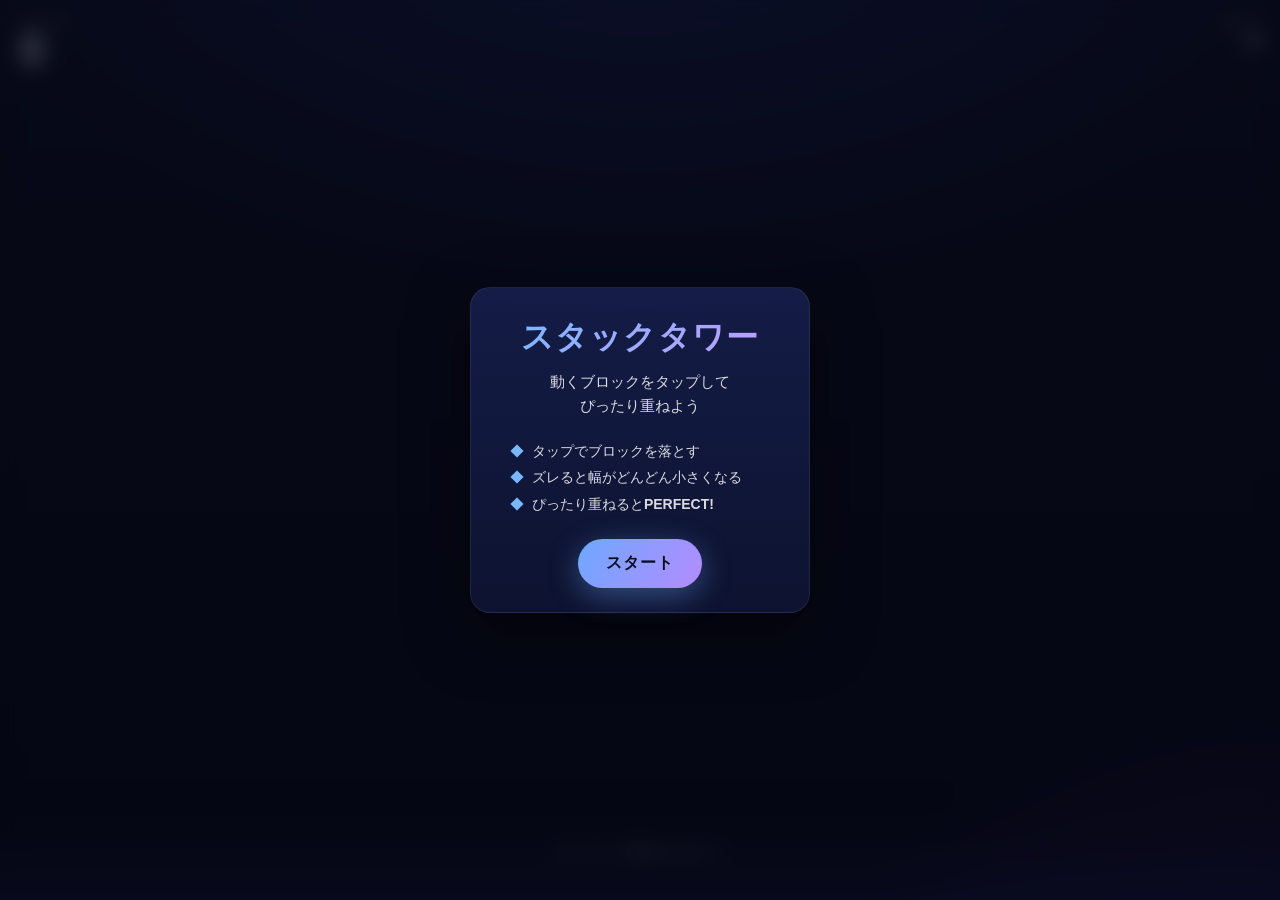
<file: index.html>
<!DOCTYPE html>
<html lang="ja">
<head>
<meta charset="UTF-8">
<meta name="viewport" content="width=device-width, initial-scale=1.0, maximum-scale=1.0, minimum-scale=1.0, user-scalable=no, viewport-fit=cover">
<meta name="mobile-web-app-capable" content="yes">
<meta name="apple-mobile-web-app-capable" content="yes">
<meta name="apple-mobile-web-app-status-bar-style" content="black-translucent">
<meta name="theme-color" content="#0b1020">
<title>スタックタワー</title>
<link rel="stylesheet" href="style.css">
<link rel="manifest" href="manifest.webmanifest">
<link rel="apple-touch-icon" href="icon-192.svg">
<link rel="icon" type="image/svg+xml" href="icon-192.svg">
<script src="sw-register.js" defer></script>
</head>
<body>
<div id="app">
  <canvas id="game"></canvas>

  <div id="hud">
    <div class="score-block">
      <div class="score-label">SCORE</div>
      <div id="score" class="score-value">0</div>
    </div>
    <div class="best-block">
      <div class="best-label">BEST</div>
      <div id="best" class="best-value">0</div>
    </div>
  </div>

  <div id="tap-hint" class="hint">タップして積み上げよう</div>

  <div id="start-screen" class="overlay">
    <div class="panel">
      <h1>スタックタワー</h1>
      <p class="lead">動くブロックをタップして<br>ぴったり重ねよう</p>
      <ul class="rules">
        <li>タップでブロックを落とす</li>
        <li>ズレると幅がどんどん小さくなる</li>
        <li>ぴったり重ねると<b>PERFECT!</b></li>
      </ul>
      <button id="start-btn" class="btn primary">スタート</button>
    </div>
  </div>

  <div id="gameover-screen" class="overlay hidden">
    <div class="panel">
      <h2>GAME OVER</h2>
      <div class="result-row">
        <span>SCORE</span>
        <b id="final-score">0</b>
      </div>
      <div class="result-row">
        <span>BEST</span>
        <b id="final-best">0</b>
      </div>
      <button id="retry-btn" class="btn primary">もう一度</button>
    </div>
  </div>
</div>

<script src="game.js"></script>
</body>
</html>
</file>
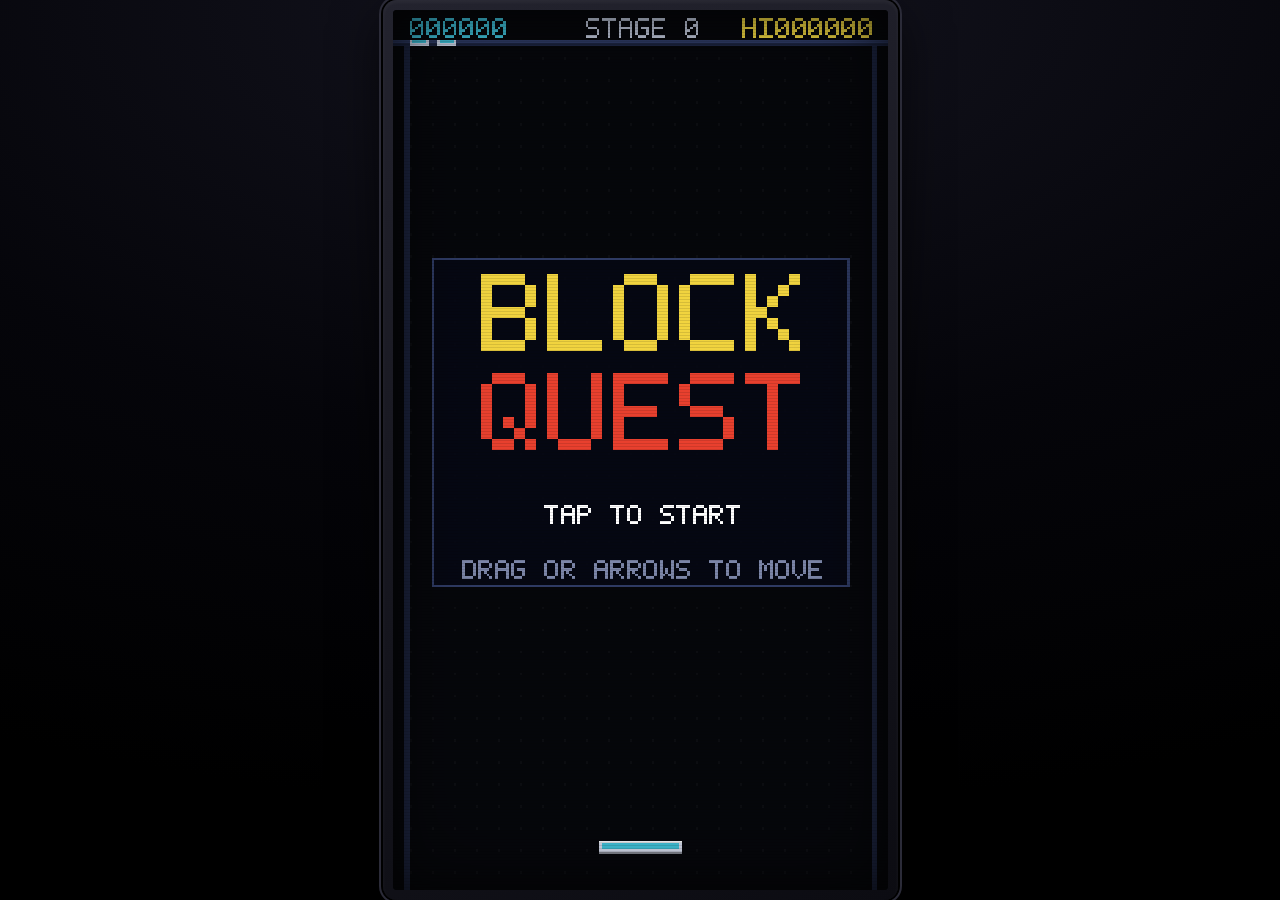
<file: block-quest/index.html>
<!DOCTYPE html>
<html lang="ja">
<head>
<meta charset="UTF-8">
<meta name="viewport" content="width=device-width, initial-scale=1.0, maximum-scale=1.0, minimum-scale=1.0, user-scalable=no, viewport-fit=cover">
<meta name="mobile-web-app-capable" content="yes">
<meta name="apple-mobile-web-app-capable" content="yes">
<meta name="apple-mobile-web-app-status-bar-style" content="black-translucent">
<meta name="theme-color" content="#000000">
<title>BLOCK QUEST</title>
<link rel="stylesheet" href="style.css">
</head>
<body>
<div id="cabinet">
  <div id="screen">
    <canvas id="game"></canvas>
    <div id="crt"></div>
  </div>
</div>
<script src="game.js"></script>
</body>
</html>
</file>
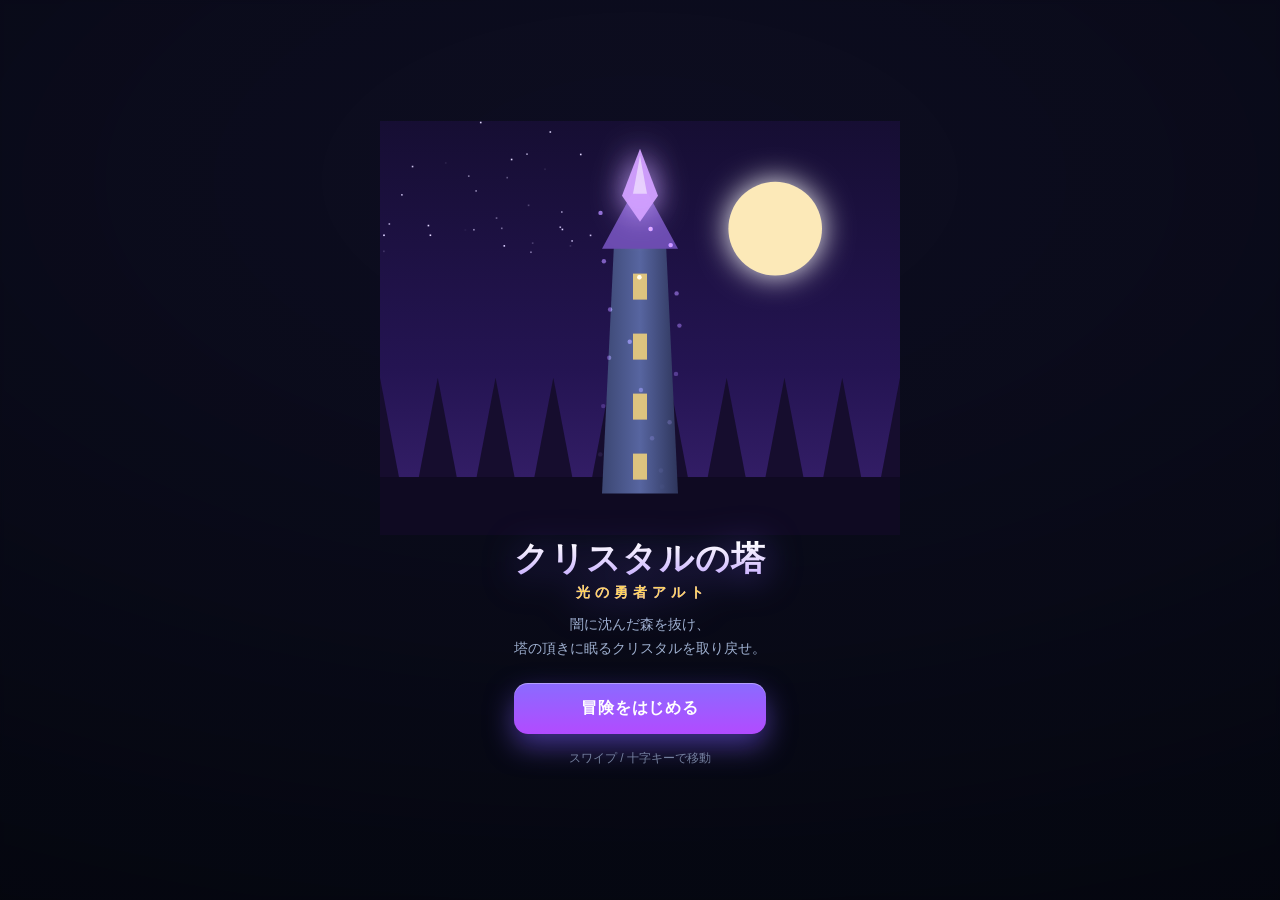
<file: rpg/index.html>
<!DOCTYPE html>
<html lang="ja">
<head>
<meta charset="UTF-8">
<meta name="viewport" content="width=device-width, initial-scale=1.0, maximum-scale=1.0, minimum-scale=1.0, user-scalable=no, viewport-fit=cover">
<meta name="mobile-web-app-capable" content="yes">
<meta name="apple-mobile-web-app-capable" content="yes">
<meta name="apple-mobile-web-app-status-bar-style" content="black-translucent">
<meta name="theme-color" content="#0a0e1a">
<title>クリスタルの塔 — 光の勇者</title>
<link rel="stylesheet" href="style.css">
</head>
<body>
<div id="app">
  <canvas id="game"></canvas>

  <!-- 探索時のHUD -->
  <div id="field-hud" class="hud hidden">
    <div class="stat-card">
      <div class="portrait" id="hud-portrait"></div>
      <div class="stat-lines">
        <div class="stat-name">勇者アルト <span id="hud-lv" class="lv">Lv.1</span></div>
        <div class="bar hp"><span class="bar-label">HP</span><div class="bar-track"><i id="hud-hp" style="width:100%"></i></div><span id="hud-hp-num" class="bar-num">30/30</span></div>
        <div class="bar mp"><span class="bar-label">MP</span><div class="bar-track"><i id="hud-mp" style="width:100%"></i></div><span id="hud-mp-num" class="bar-num">10/10</span></div>
      </div>
      <div class="gold-badge"><span class="coin"></span><b id="hud-gold">0</b></div>
    </div>
  </div>

  <!-- タッチ操作 -->
  <div id="pad" class="hidden">
    <div class="dpad">
      <button class="dbtn up"    data-dir="up"    aria-label="上"></button>
      <button class="dbtn left"  data-dir="left"  aria-label="左"></button>
      <button class="dbtn right" data-dir="right" aria-label="右"></button>
      <button class="dbtn down"  data-dir="down"  aria-label="下"></button>
      <div class="dcenter"></div>
    </div>
  </div>

  <!-- バトルUI -->
  <div id="battle-ui" class="hidden">
    <div id="battle-msg" class="battle-msg"></div>
    <div id="battle-menu" class="battle-menu">
      <button class="cmd" data-cmd="attack"><span class="cmd-ico atk"></span>たたかう</button>
      <button class="cmd" data-cmd="fire"><span class="cmd-ico fire"></span>ファイア<em>MP4</em></button>
      <button class="cmd" data-cmd="heal"><span class="cmd-ico heal"></span>ヒール<em>MP3</em></button>
      <button class="cmd" data-cmd="run"><span class="cmd-ico run"></span>にげる</button>
    </div>
  </div>

  <!-- タイトル -->
  <div id="title-screen" class="overlay">
    <div class="title-art">
      <canvas id="title-canvas"></canvas>
    </div>
    <div class="title-panel">
      <h1 class="game-title"><span>クリスタルの塔</span><small>光の勇者アルト</small></h1>
      <p class="lead">闇に沈んだ森を抜け、<br>塔の頂きに眠るクリスタルを取り戻せ。</p>
      <button id="start-btn" class="btn primary">冒険をはじめる</button>
      <p class="hint-line">スワイプ / 十字キーで移動</p>
    </div>
  </div>

  <!-- 汎用オーバーレイ（勝利・敗北・レベルアップ） -->
  <div id="event-screen" class="overlay hidden">
    <div class="panel event-panel">
      <h2 id="event-title"></h2>
      <div id="event-body"></div>
      <button id="event-btn" class="btn primary"></button>
    </div>
  </div>
</div>

<script src="game.js"></script>
</body>
</html>
</file>
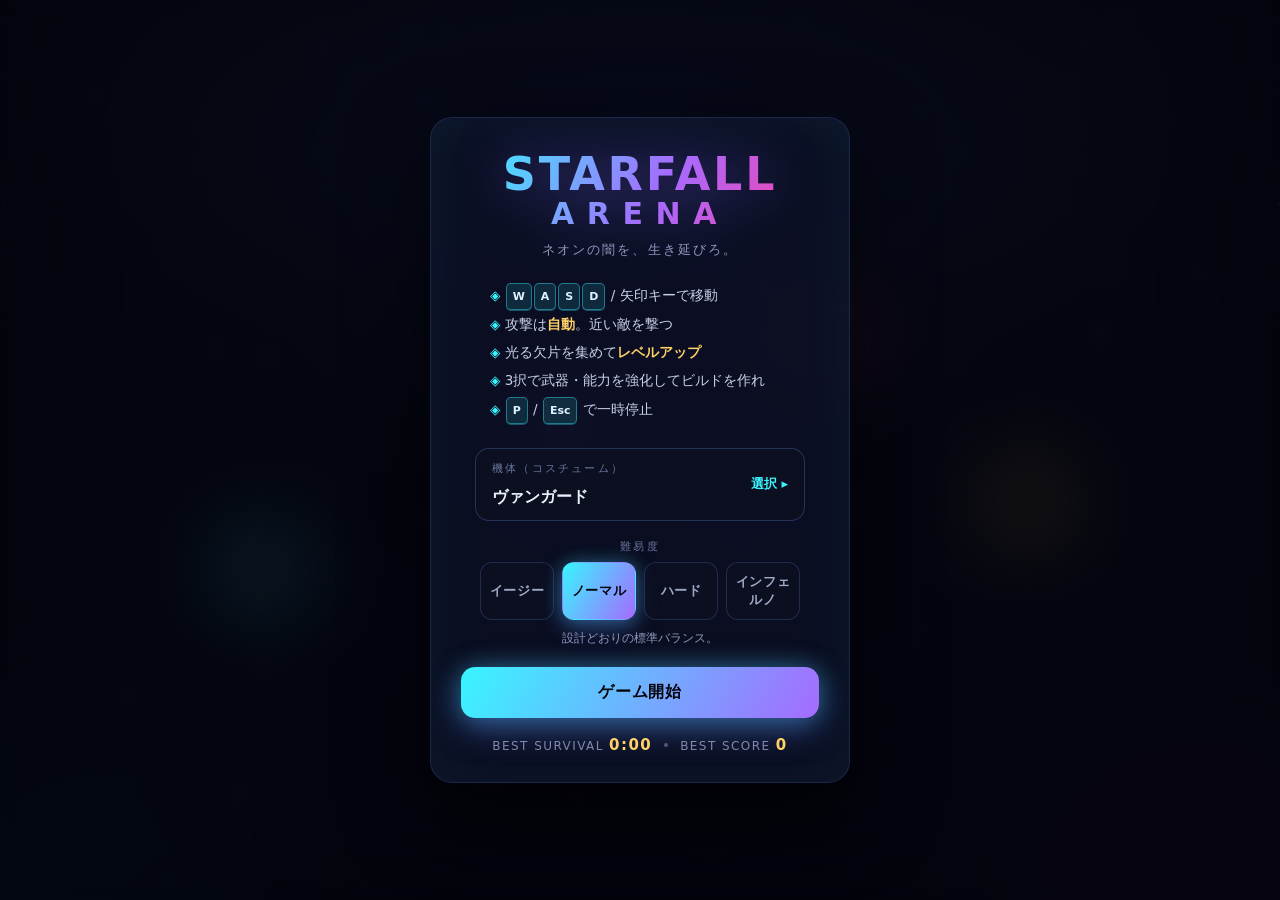
<file: starfall/index.html>
<!DOCTYPE html>
<html lang="ja">
<head>
<meta charset="UTF-8">
<meta name="viewport" content="width=device-width, initial-scale=1.0, maximum-scale=1.0, user-scalable=no, viewport-fit=cover">
<meta name="theme-color" content="#05060f">
<title>STARFALL ARENA</title>
<link rel="stylesheet" href="style.css">
</head>
<body>
<div id="app">
  <canvas id="game"></canvas>

  <!-- ビネット / スキャンライン等の装飾レイヤー -->
  <div id="vignette"></div>
  <div id="scanlines"></div>
  <div id="flash"></div>

  <!-- プレイ中のHUD -->
  <div id="hud" class="hidden">
    <div class="hud-top">
      <div class="hud-left">
        <div class="stat">
          <span class="stat-label">TIME</span>
          <span id="time" class="stat-value">0:00</span>
        </div>
        <div class="stat">
          <span class="stat-label">LEVEL</span>
          <span id="level" class="stat-value">1</span>
        </div>
        <div class="stat">
          <span class="stat-label">KILLS</span>
          <span id="kills" class="stat-value">0</span>
        </div>
        <div class="stat">
          <span class="stat-label">MODE</span>
          <span id="mode" class="stat-value mode-value">NORMAL</span>
        </div>
      </div>
      <div class="hud-right">
        <div class="stat">
          <span class="stat-label">BEST</span>
          <span id="best" class="stat-value">0:00</span>
        </div>
        <button id="pause-btn" class="pause-btn" aria-label="一時停止">❚❚</button>
      </div>
    </div>

    <div class="bars">
      <div class="bar hp-bar">
        <div id="hp-fill" class="bar-fill"></div>
        <span id="hp-text" class="bar-text">100 / 100</span>
      </div>
      <div class="bar xp-bar">
        <div id="xp-fill" class="bar-fill"></div>
      </div>
    </div>

    <div id="wave-banner" class="wave-banner hidden"></div>

    <button id="dash-btn" class="dash-btn" aria-label="ダッシュ">
      <span class="dash-cd"></span>
      <span class="dash-core">
        <span class="dash-arrow"></span>
        <span class="dash-text">DASH</span>
      </span>
    </button>
  </div>

  <!-- スタート画面 -->
  <div id="start-screen" class="overlay">
    <div class="panel">
      <div class="logo">
        <h1>STARFALL<span>ARENA</span></h1>
        <div class="tagline">ネオンの闇を、生き延びろ。</div>
      </div>
      <ul class="rules">
        <li><kbd>W</kbd><kbd>A</kbd><kbd>S</kbd><kbd>D</kbd> / 矢印キーで移動</li>
        <li>攻撃は<b>自動</b>。近い敵を撃つ</li>
        <li>光る欠片を集めて<b>レベルアップ</b></li>
        <li>3択で武器・能力を強化してビルドを作れ</li>
        <li><kbd>P</kbd> / <kbd>Esc</kbd> で一時停止</li>
      </ul>
      <button id="open-costume" class="costume-open">
        <span class="co-left">
          <span class="diff-label">機体（コスチューム）</span>
          <b id="current-costume">ヴァンガード</b>
        </span>
        <span class="co-right">選択 ▸</span>
      </button>
      <div class="difficulty">
        <div class="diff-label">難易度</div>
        <div class="diff-options" id="diff-options">
          <button class="diff-btn" data-diff="easy">イージー</button>
          <button class="diff-btn active" data-diff="normal">ノーマル</button>
          <button class="diff-btn" data-diff="hard">ハード</button>
          <button class="diff-btn" data-diff="inferno">インフェルノ</button>
        </div>
        <div id="diff-desc" class="diff-desc"></div>
      </div>
      <button id="start-btn" class="btn primary">ゲーム開始</button>
      <div class="best-line">
        <span class="bl-item">BEST SURVIVAL&nbsp;<b id="start-best">0:00</b></span>
        <span class="bl-dot"></span>
        <span class="bl-item">BEST SCORE&nbsp;<b id="start-bestscore">0</b></span>
      </div>
    </div>
  </div>

  <!-- コスチューム選択（専用ページ） -->
  <div id="costume-screen" class="overlay hidden">
    <div class="costume-page">
      <div class="cp-head">
        <h2>コスチューム選択</h2>
        <div class="cp-sub">機体ごとに見た目と、出現するスキルが異なる。</div>
      </div>
      <div id="costume-list" class="cp-list"></div>
      <button id="costume-confirm" class="btn primary">この機体で決定</button>
    </div>
  </div>

  <!-- レベルアップ選択 -->
  <div id="levelup-screen" class="overlay hidden">
    <div class="levelup-inner">
      <div class="levelup-title">LEVEL <span id="levelup-num">2</span> — 強化を選べ</div>
      <div id="upgrade-cards" class="cards"></div>
      <div class="levelup-hint">クリック、または <kbd>1</kbd><kbd>2</kbd><kbd>3</kbd> で選択</div>
    </div>
  </div>

  <!-- 一時停止 -->
  <div id="pause-screen" class="overlay hidden">
    <div class="panel">
      <h2>PAUSED</h2>
      <div id="build-list" class="build-list"></div>
      <button id="resume-btn" class="btn primary">再開</button>
      <button id="quit-btn" class="btn ghost">タイトルへ</button>
    </div>
  </div>

  <!-- ゲームオーバー -->
  <div id="gameover-screen" class="overlay hidden">
    <div class="panel">
      <h2 class="danger">YOU FELL</h2>
      <div class="result-grid">
        <div class="result-cell"><span>生存時間</span><b id="final-time">0:00</b></div>
        <div class="result-cell"><span>到達レベル</span><b id="final-level">1</b></div>
        <div class="result-cell"><span>撃破数</span><b id="final-kills">0</b></div>
        <div class="result-cell"><span>ベスト</span><b id="final-best">0:00</b></div>
      </div>
      <div class="score-line">
        <span class="sl-item">SCORE&nbsp;<b id="final-score">0</b></span>
        <span class="sl-item sl-best">自己ベスト&nbsp;<b id="final-bestscore">0</b></span>
      </div>
      <div id="newbest-badge" class="newbest hidden">★ NEW BEST ★</div>
      <button id="retry-btn" class="btn primary">もう一度</button>
      <button id="home-btn" class="btn ghost">タイトルへ</button>
    </div>
  </div>
</div>

<script src="game.js"></script>
</body>
</html>
</file>
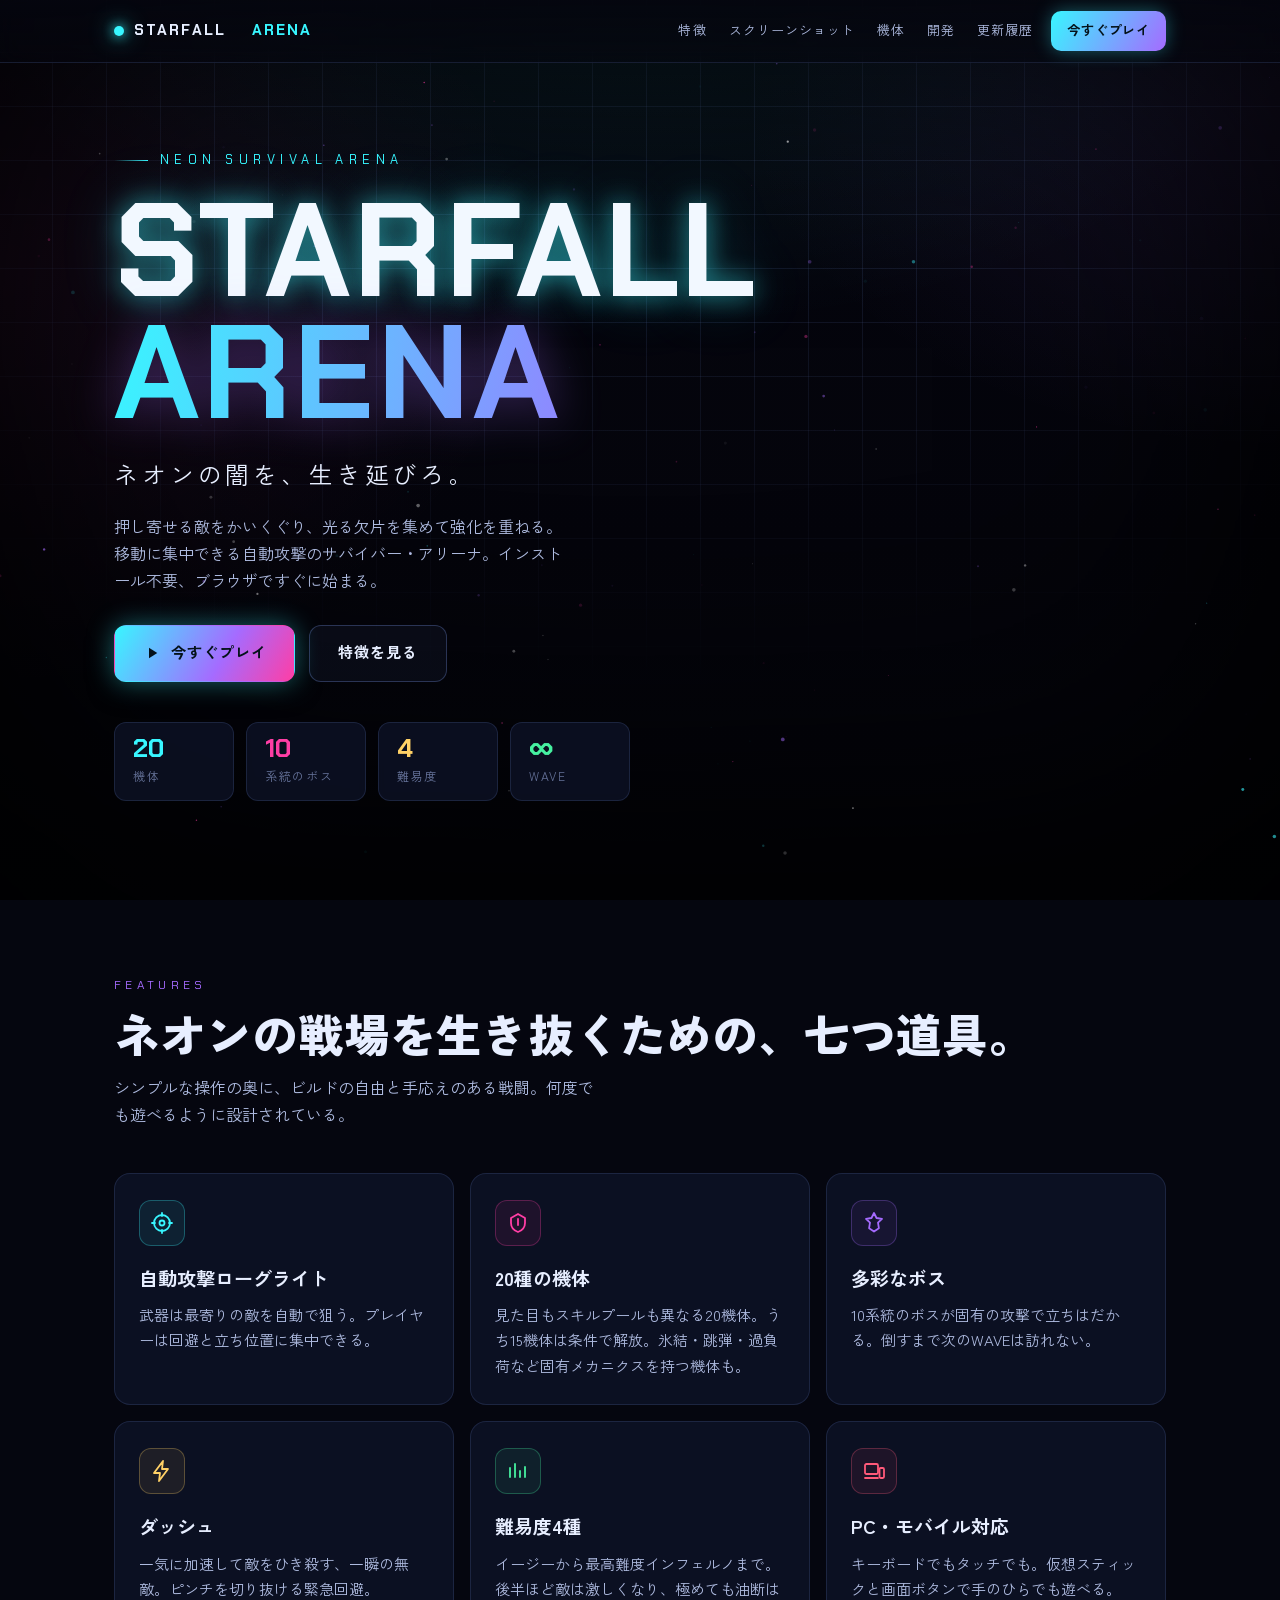
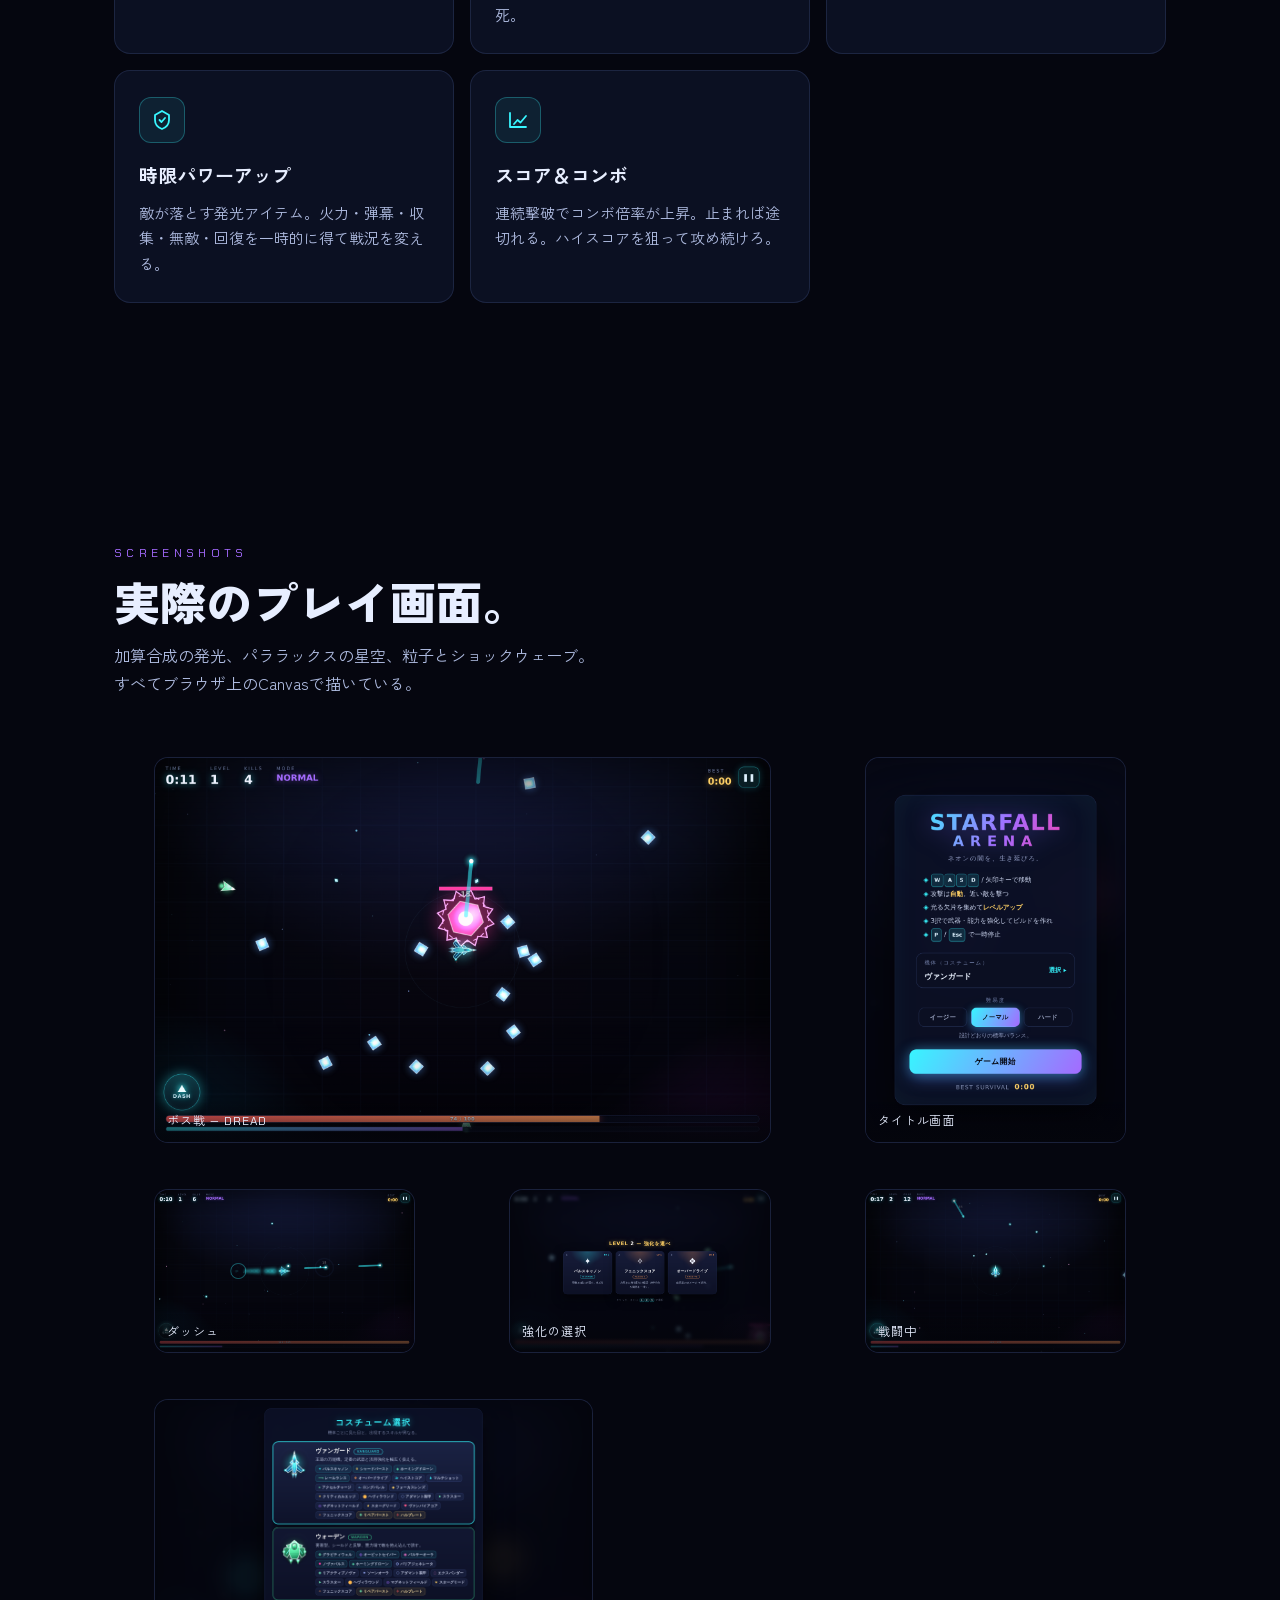
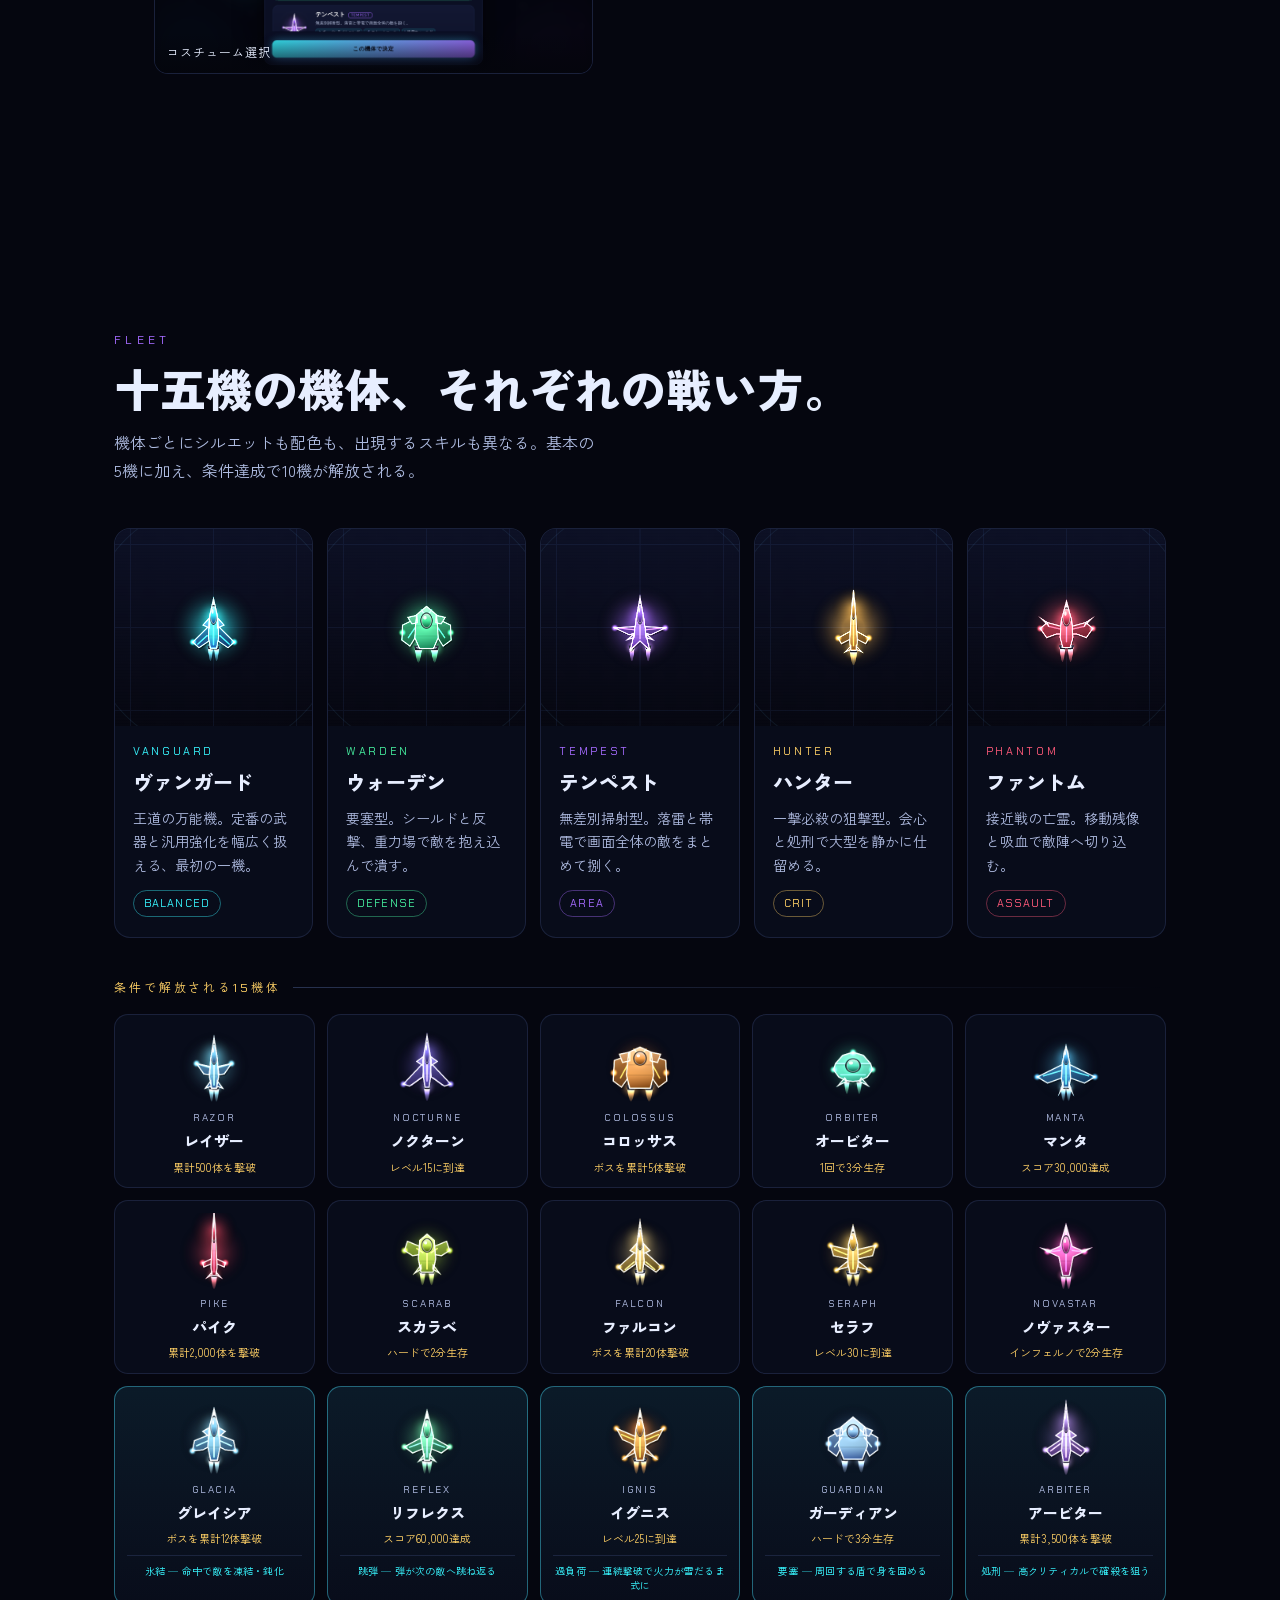
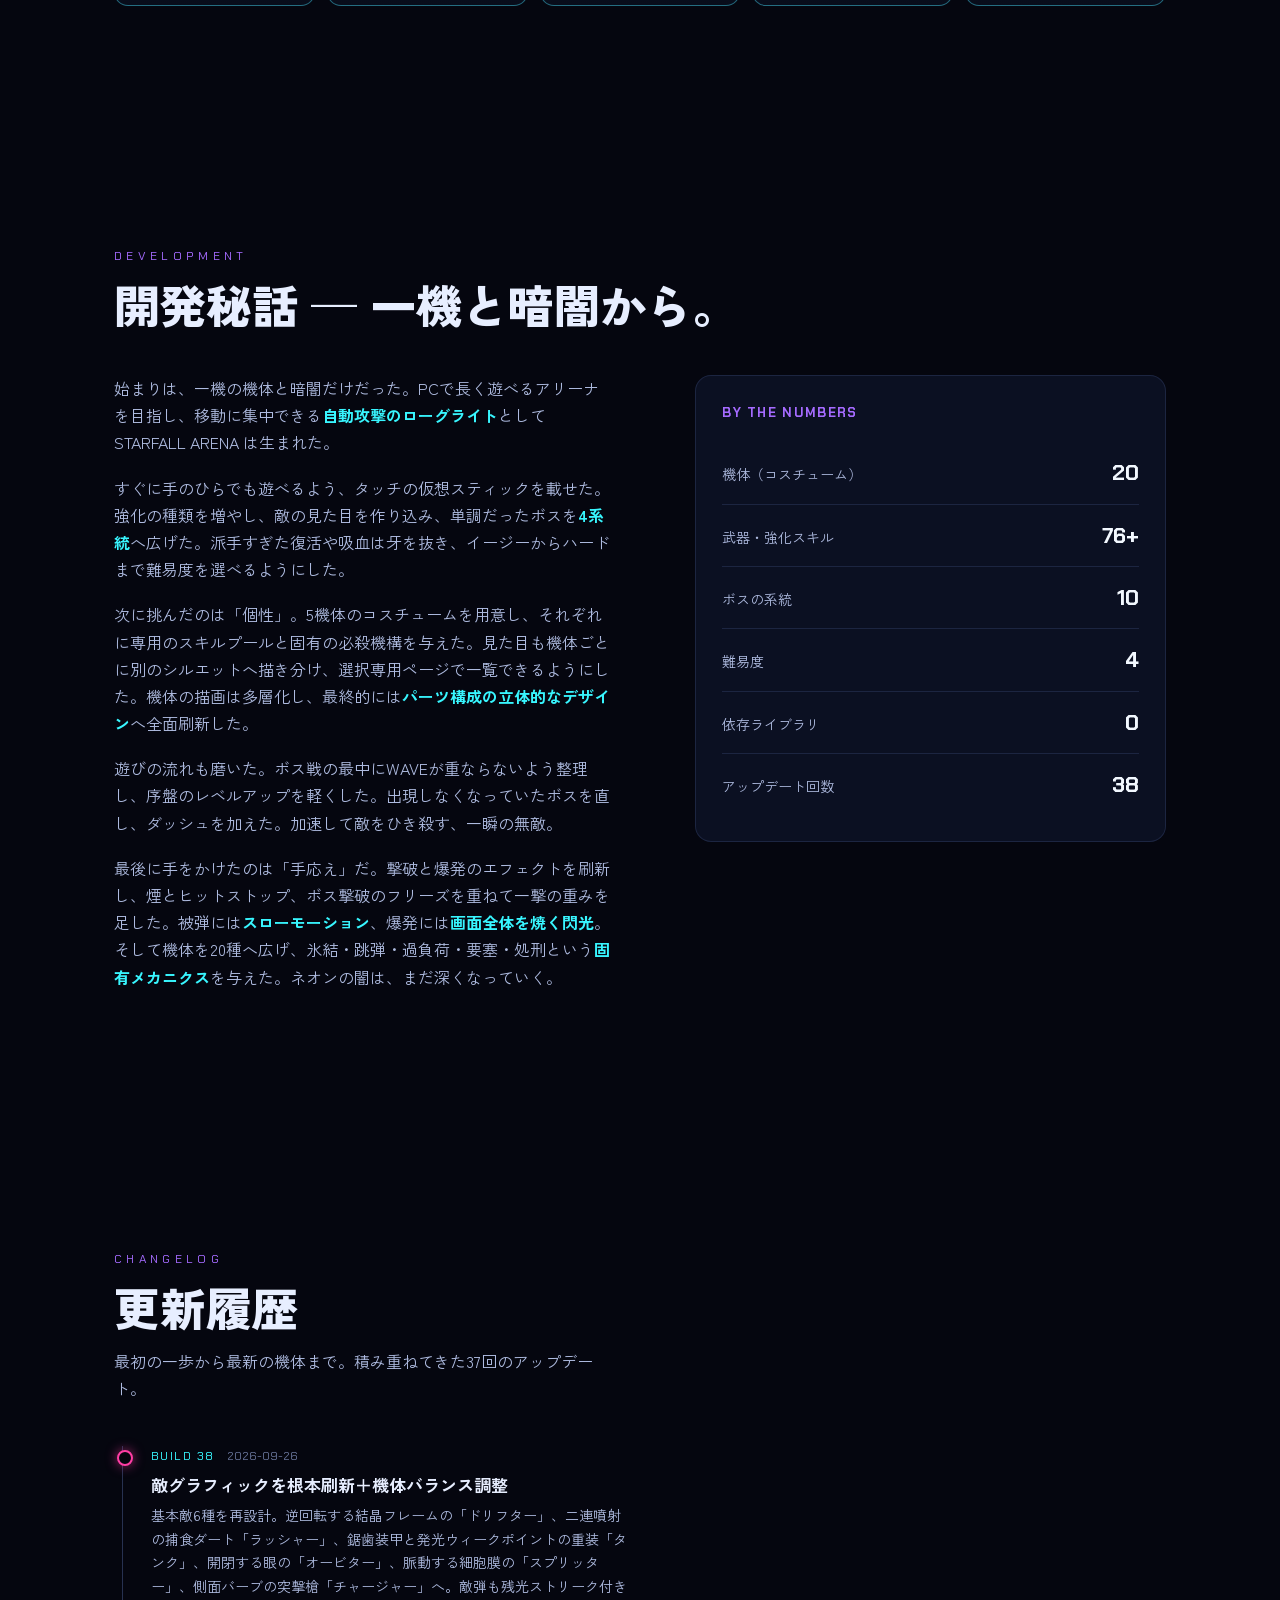
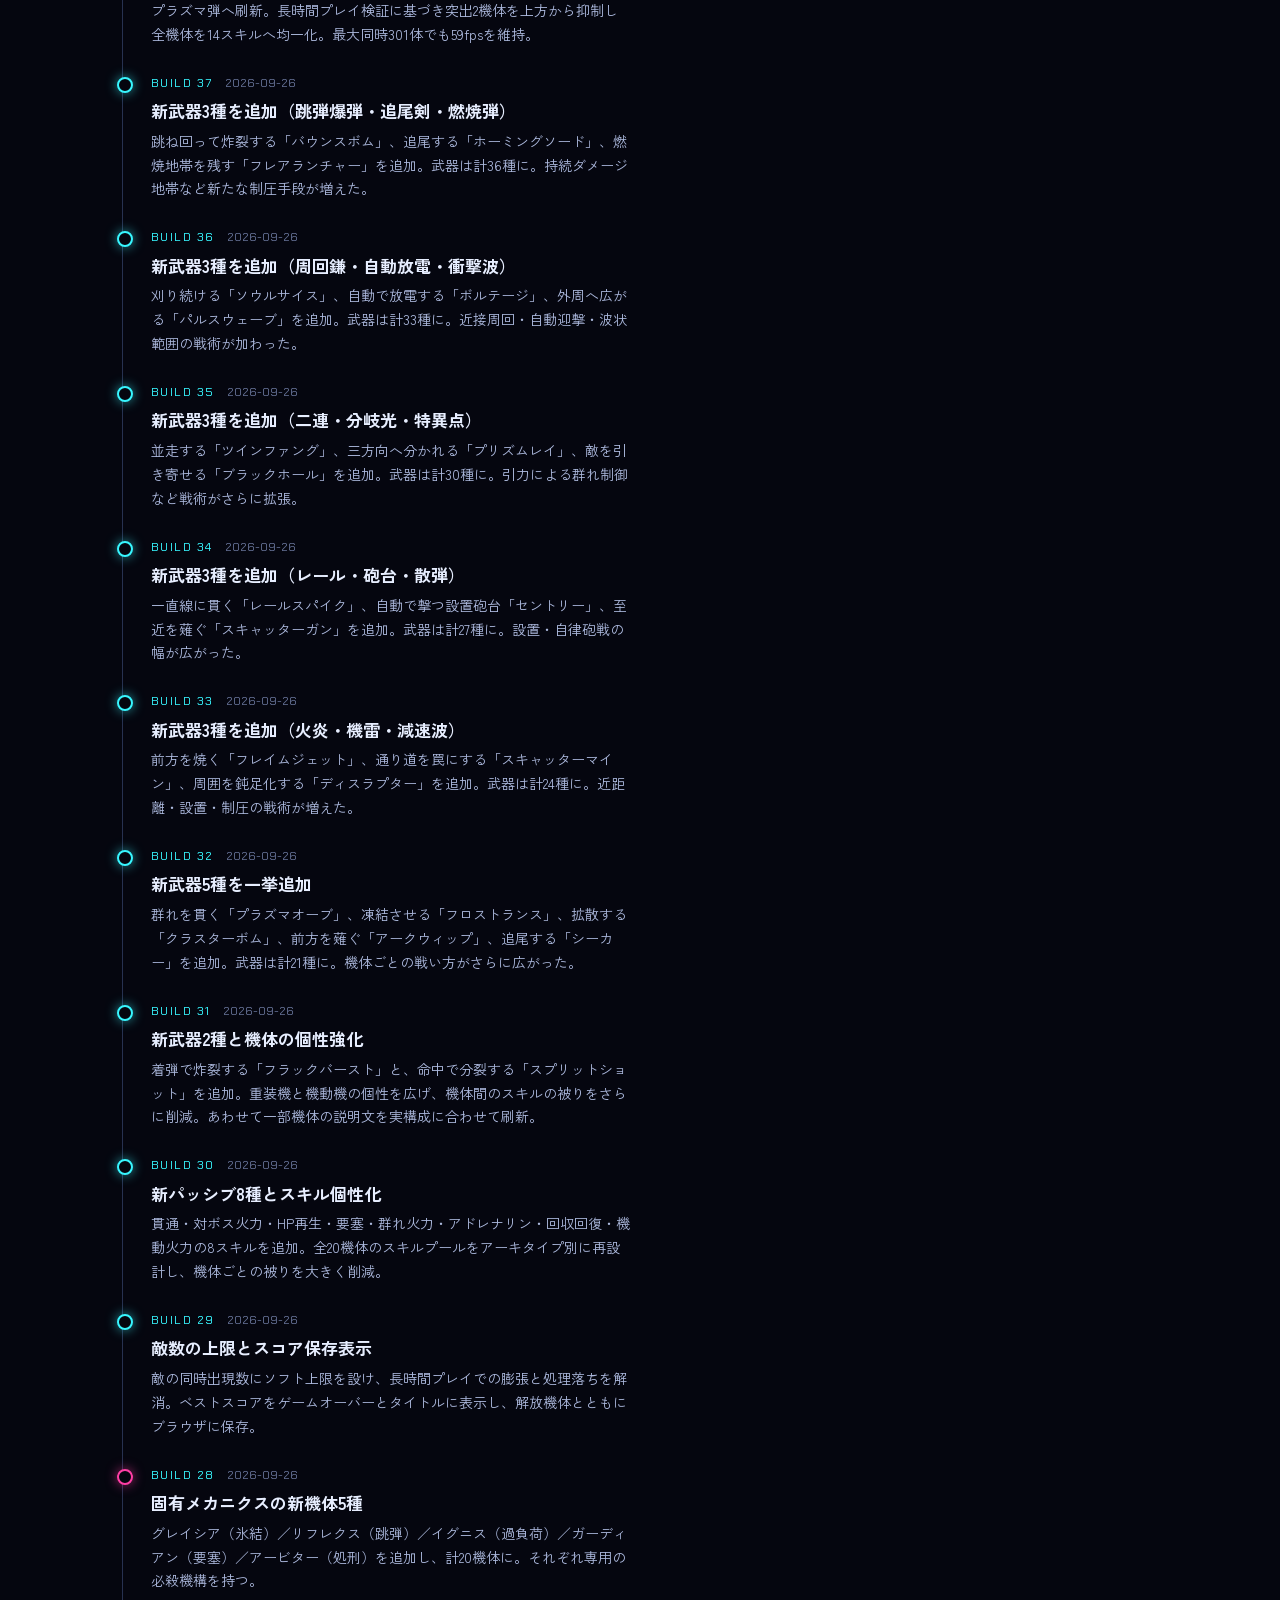
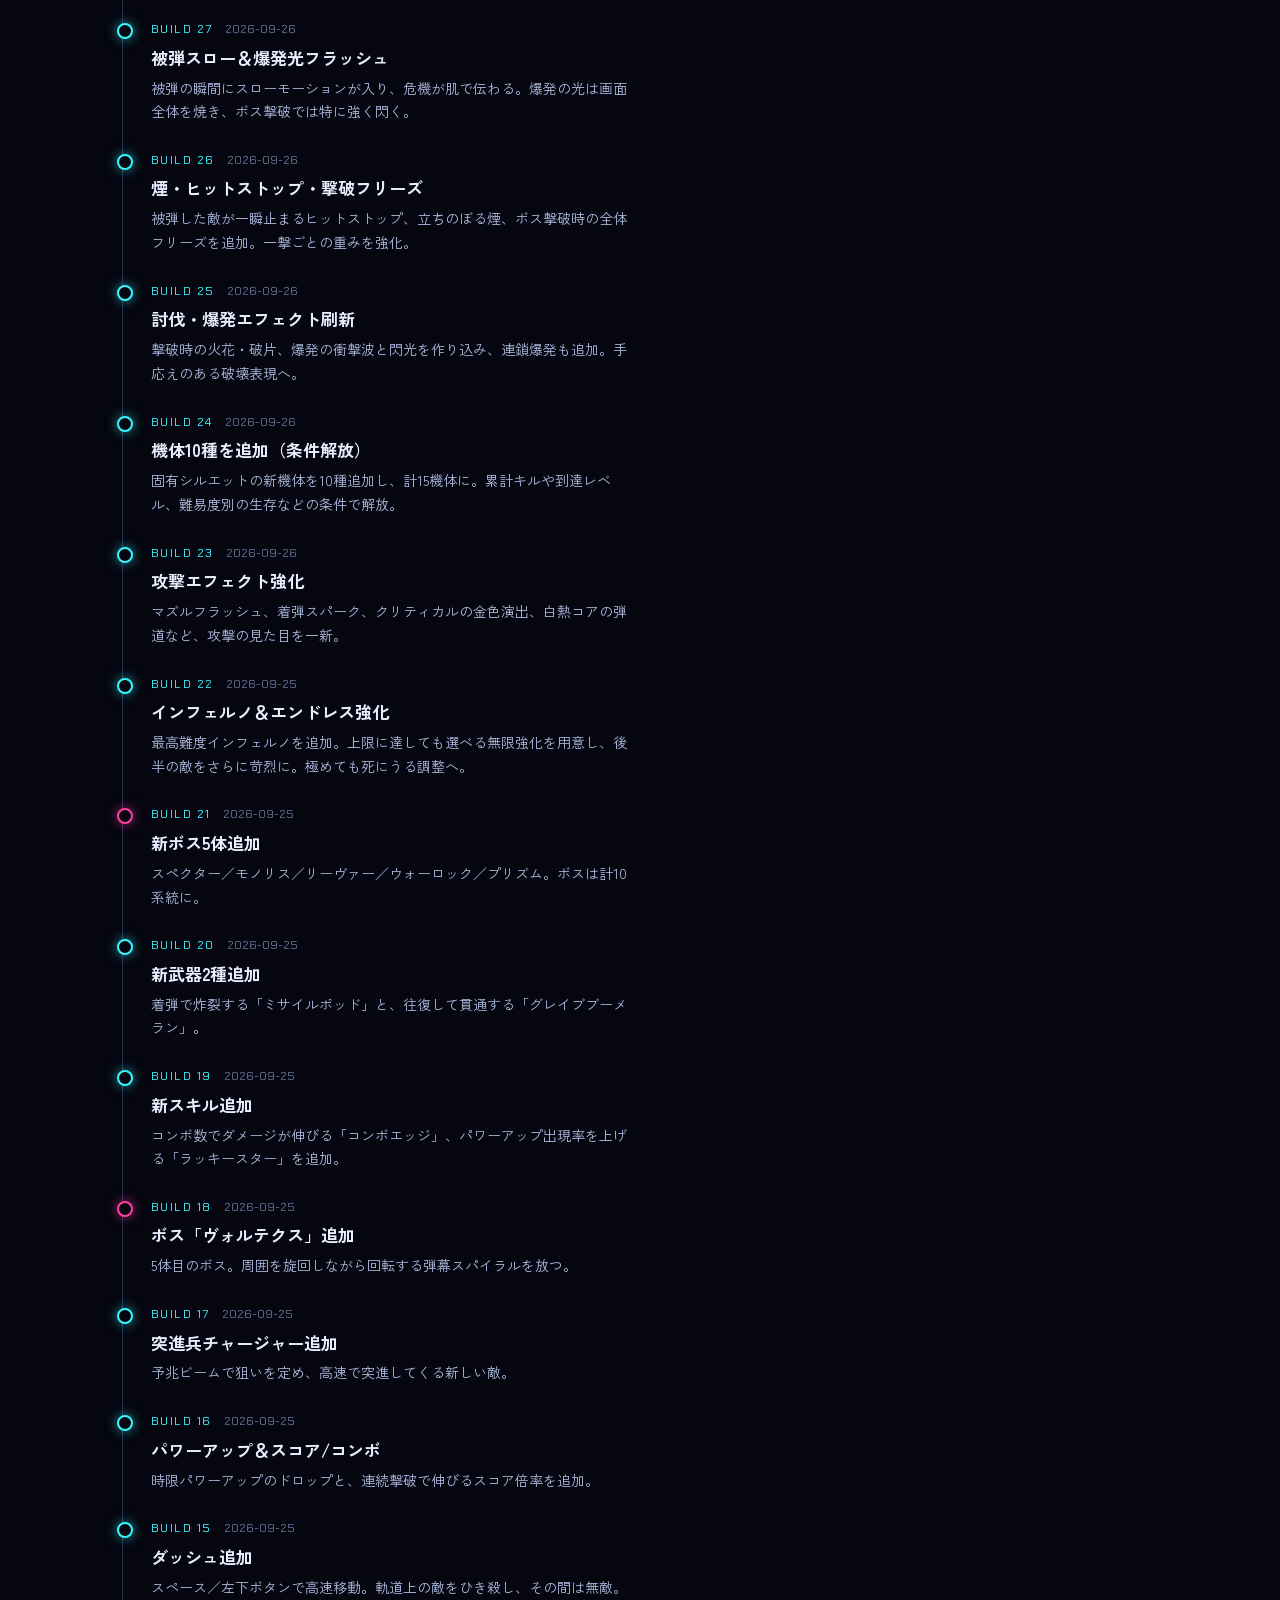
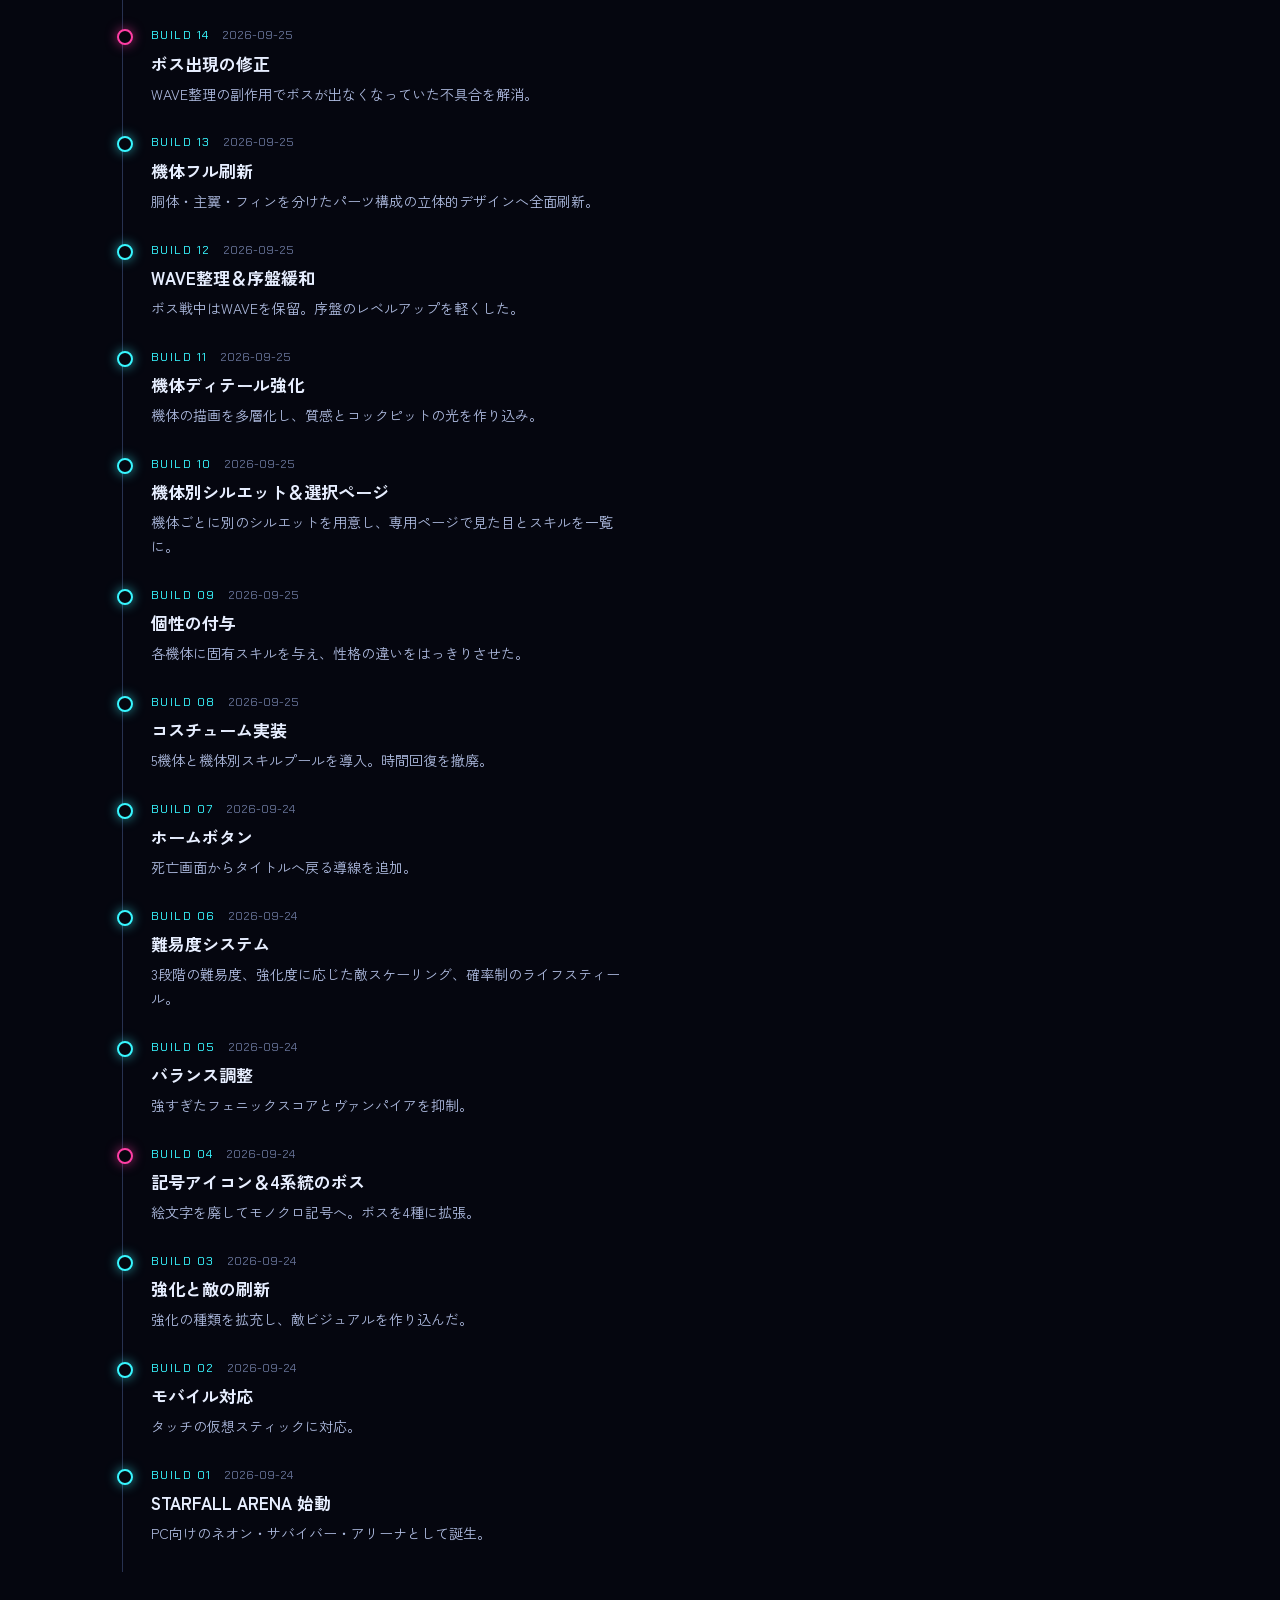
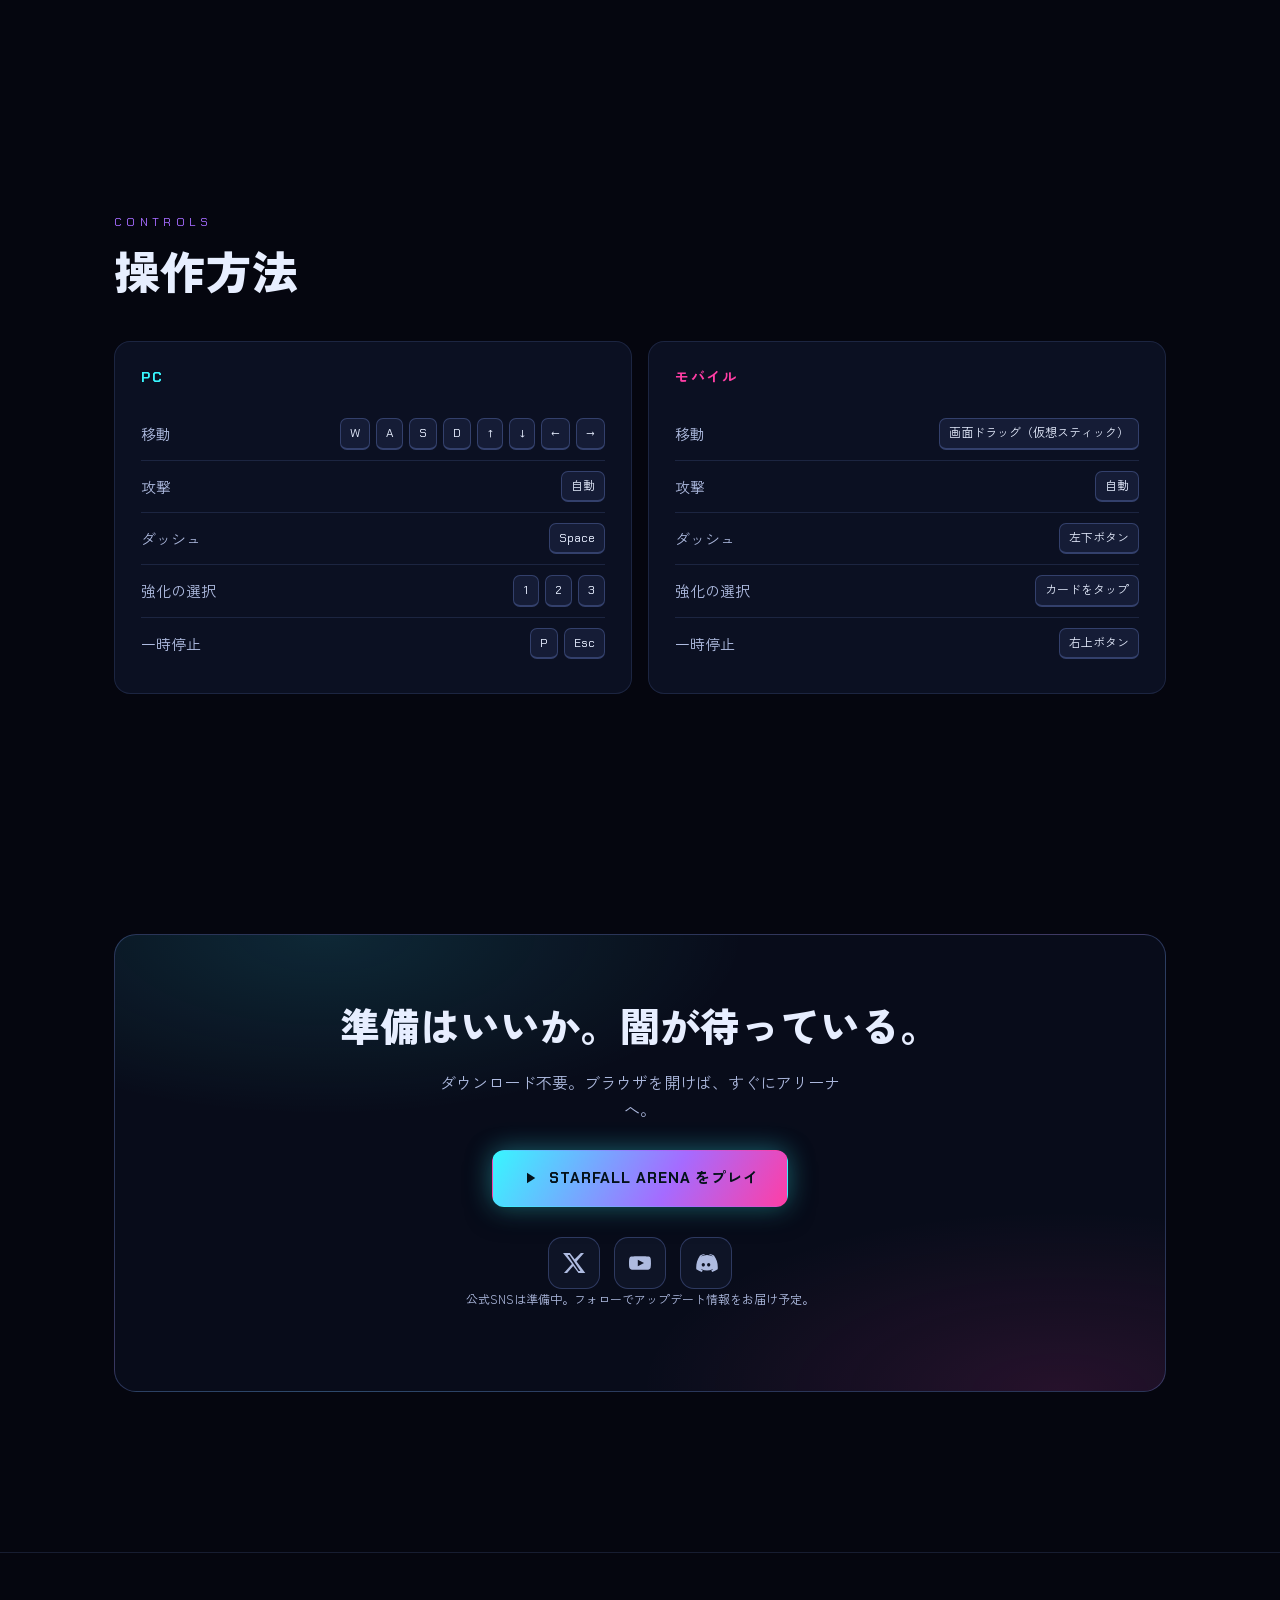
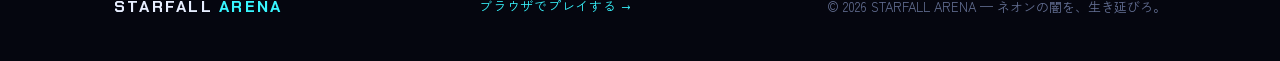
<file: starfall/site/index.html>
<!DOCTYPE html>
<html lang="ja">
<head>
<meta charset="UTF-8">
<meta name="viewport" content="width=device-width, initial-scale=1.0, viewport-fit=cover">
<meta name="theme-color" content="#05060f">
<meta name="description" content="STARFALL ARENA — ネオンの闇を生き延びる、ブラウザで遊べるサバイバー・アリーナ。5機体、多彩なボス、ダッシュ。">
<title>STARFALL ARENA</title>
<link rel="preconnect" href="https://fonts.googleapis.com">
<link rel="preconnect" href="https://fonts.gstatic.com" crossorigin>
<link href="https://fonts.googleapis.com/css2?family=Chakra+Petch:wght@500;600;700&family=Zen+Kaku+Gothic+New:wght@400;500;700;900&display=swap" rel="stylesheet">
<style>
  /* ---- Single committed neon-dark theme ---- */
  :root {
    color-scheme: dark;
    --bg:      #05060f;
    --bg-1:    #080b1a;
    --panel:   rgba(16, 22, 44, 0.66);
    --panel-2: rgba(10, 14, 30, 0.82);
    --line:    rgba(120, 150, 230, 0.16);
    --line-2:  rgba(120, 150, 230, 0.30);
    --ink:     #e7eeff;
    --ink-dim: #aebbe0;
    --muted:   rgba(176, 196, 255, 0.55);
    --cyan:    #38f6ff;
    --magenta: #ff3ea5;
    --purple:  #a56bff;
    --gold:    #ffd166;
    --green:   #46f0a0;
    --red:     #ff5a7a;
    --font-display: "Chakra Petch", "Zen Kaku Gothic New", system-ui, sans-serif;
    --font-body: "Zen Kaku Gothic New", "Chakra Petch", system-ui, sans-serif;
    --gut: clamp(16px, 5vw, 64px);
    --maxw: 1180px;
  }

  * { box-sizing: border-box; }
  html { scroll-behavior: smooth; }
  body {
    margin: 0;
    background: var(--bg);
    color: var(--ink);
    font-family: var(--font-body);
    font-size: 16px;
    line-height: 1.7;
    -webkit-font-smoothing: antialiased;
    overflow-x: hidden;
  }
  @media (prefers-reduced-motion: reduce) {
    html { scroll-behavior: auto; }
  }
  img { max-width: 100%; display: block; }
  a { color: inherit; text-decoration: none; }
  [hidden] { display: none !important; }

  .wrap { width: 100%; max-width: var(--maxw); margin-inline: auto; padding-inline: var(--gut); }

  /* fixed grid + vignette behind everything */
  .bg-grid {
    position: fixed; inset: 0; z-index: -2; pointer-events: none;
    background:
      radial-gradient(1200px 700px at 50% -10%, rgba(58,246,255,0.10), transparent 60%),
      radial-gradient(900px 600px at 100% 10%, rgba(165,107,255,0.10), transparent 60%),
      radial-gradient(900px 700px at 0% 30%, rgba(255,62,165,0.07), transparent 60%),
      linear-gradient(180deg, #05060f, #04040b 60%, #05060f);
  }
  .bg-grid::before {
    content: ""; position: absolute; inset: -2px;
    background-image:
      linear-gradient(var(--line) 1px, transparent 1px),
      linear-gradient(90deg, var(--line) 1px, transparent 1px);
    background-size: 54px 54px;
    mask-image: radial-gradient(120% 90% at 50% 0%, #000 40%, transparent 85%);
    opacity: 0.7;
  }
  .bg-vignette {
    position: fixed; inset: 0; z-index: -1; pointer-events: none;
    box-shadow: inset 0 0 240px 60px rgba(0,0,0,0.75);
    background: radial-gradient(130% 100% at 50% 0%, transparent 55%, rgba(0,0,0,0.55));
  }

  /* ---------- top nav ---------- */
  .nav {
    position: sticky; top: env(safe-area-inset-top, 0px); z-index: 40;
    backdrop-filter: blur(10px);
    background: linear-gradient(180deg, rgba(5,6,15,0.86), rgba(5,6,15,0.5));
    border-bottom: 1px solid var(--line);
  }
  .nav-in { display: flex; align-items: center; gap: 18px; height: 62px; }
  .brand { display: flex; align-items: center; gap: 10px; font-family: var(--font-display); font-weight: 700; letter-spacing: 0.14em; font-size: 15px; }
  .brand .dot { width: 10px; height: 10px; border-radius: 50%; background: var(--cyan); box-shadow: 0 0 12px var(--cyan), 0 0 24px var(--cyan); }
  .brand b { color: var(--ink); }
  .brand span { color: var(--cyan); }
  .nav-links { display: flex; gap: 22px; margin-left: auto; }
  .nav-links a { font-family: var(--font-display); font-size: 13px; letter-spacing: 0.08em; color: var(--ink-dim); transition: color .2s; }
  .nav-links a:hover { color: var(--cyan); }
  .nav-cta {
    font-family: var(--font-display); font-weight: 700; font-size: 13px; letter-spacing: 0.06em;
    color: #04121a; padding: 9px 16px; border-radius: 10px;
    background: linear-gradient(120deg, var(--cyan), var(--purple));
    box-shadow: 0 0 18px rgba(58,246,255,0.35);
    transition: transform .08s, filter .2s;
  }
  .nav-cta:hover { filter: brightness(1.1); }
  .nav-cta:active { transform: scale(0.96); }
  @media (max-width: 720px) { .nav-links { display: none; } }

  /* ---------- hero ---------- */
  .hero { position: relative; min-height: 88vh; display: flex; align-items: center; overflow: hidden; padding-block: 64px 40px; }
  #stars { position: absolute; inset: 0; width: 100%; height: 100%; z-index: 0; }
  .hero-in { position: relative; z-index: 2; }
  .eyebrow {
    font-family: var(--font-display); font-size: 13px; letter-spacing: 0.42em; text-transform: uppercase;
    color: var(--cyan); margin: 0 0 20px;
    display: inline-flex; align-items: center; gap: 12px;
  }
  .eyebrow::before { content: ""; width: 34px; height: 1px; background: linear-gradient(90deg, transparent, var(--cyan)); }
  .logo {
    font-family: var(--font-display); font-weight: 700;
    font-size: clamp(52px, 12vw, 132px); line-height: 0.92; letter-spacing: 0.02em;
    margin: 0; text-wrap: balance;
    text-transform: uppercase;
  }
  .logo .l1 { display: block; color: #f2f8ff; text-shadow: 0 0 26px rgba(58,246,255,0.55), 0 0 60px rgba(58,246,255,0.25); }
  .logo .l2 {
    display: block;
    background: linear-gradient(100deg, var(--cyan), var(--purple) 55%, var(--magenta));
    -webkit-background-clip: text; background-clip: text; color: transparent;
    filter: drop-shadow(0 0 24px rgba(165,107,255,0.4));
  }
  .tagline { font-family: var(--font-display); font-size: clamp(16px, 3.4vw, 24px); letter-spacing: 0.16em; color: var(--ink); margin: 22px 0 0; }
  .lede { max-width: 56ch; color: var(--ink-dim); margin: 16px 0 0; font-size: 16px; }
  .hero-cta { display: flex; flex-wrap: wrap; gap: 14px; margin-top: 30px; }
  .btn {
    font-family: var(--font-display); font-weight: 700; letter-spacing: 0.06em; font-size: 15px;
    padding: 15px 28px; border-radius: 12px; cursor: pointer; border: 1px solid transparent;
    display: inline-flex; align-items: center; gap: 10px; transition: transform .08s, filter .2s, background .2s;
  }
  .btn-primary {
    color: #04121a;
    background: linear-gradient(120deg, var(--cyan), var(--purple) 60%, var(--magenta));
    box-shadow: 0 0 26px rgba(58,246,255,0.4), 0 6px 26px rgba(0,0,0,0.5);
  }
  .btn-primary:hover { filter: brightness(1.08); }
  .btn-primary:active { transform: scale(0.97); }
  .btn-ghost { color: var(--ink); background: rgba(120,150,230,0.06); border-color: var(--line-2); }
  .btn-ghost:hover { border-color: var(--cyan); color: var(--cyan); }
  .btn svg { width: 18px; height: 18px; }

  .stat-row { display: flex; flex-wrap: wrap; gap: 12px; margin-top: 40px; }
  .stat {
    background: var(--panel); border: 1px solid var(--line); border-radius: 12px;
    padding: 12px 18px; min-width: 120px; backdrop-filter: blur(4px);
  }
  .stat b { font-family: var(--font-display); font-size: 26px; font-variant-numeric: tabular-nums; line-height: 1; display: block; color: #f2f8ff; }
  .stat span { font-size: 12px; letter-spacing: 0.14em; color: var(--muted); text-transform: uppercase; }
  .stat.c1 b { color: var(--cyan); } .stat.c2 b { color: var(--magenta); } .stat.c3 b { color: var(--gold); } .stat.c4 b { color: var(--green); }

  /* ---------- section frame ---------- */
  section { position: relative; }
  .sec { padding-block: clamp(64px, 10vw, 120px); }
  .sec-head { margin: 0 0 44px; }
  .sec-eyebrow { font-family: var(--font-display); font-size: 12px; letter-spacing: 0.36em; text-transform: uppercase; color: var(--purple); margin: 0 0 12px; }
  .sec-title { font-family: var(--font-body); font-weight: 900; font-size: clamp(28px, 5vw, 46px); margin: 0; line-height: 1.15; text-wrap: balance; }
  .sec-sub { color: var(--ink-dim); margin: 14px 0 0; max-width: 60ch; }
  .divider { height: 1px; background: linear-gradient(90deg, transparent, var(--line-2), transparent); }

  /* ---------- features ---------- */
  .feat-grid { display: grid; grid-template-columns: repeat(3, 1fr); gap: 16px; }
  @media (max-width: 900px) { .feat-grid { grid-template-columns: repeat(2, 1fr); } }
  @media (max-width: 560px) { .feat-grid { grid-template-columns: 1fr; } }
  .feat {
    background: var(--panel); border: 1px solid var(--line); border-radius: 16px; padding: 26px 24px;
    transition: transform .2s, border-color .2s, box-shadow .2s;
  }
  .feat:hover { transform: translateY(-4px); border-color: var(--line-2); box-shadow: 0 14px 40px rgba(0,0,0,0.45); }
  .feat-ic {
    width: 46px; height: 46px; border-radius: 12px; display: grid; place-items: center; margin-bottom: 16px;
    background: rgba(58,246,255,0.08); border: 1px solid rgba(58,246,255,0.28);
    color: var(--cyan);
  }
  .feat-ic svg { width: 24px; height: 24px; }
  .feat:nth-child(2) .feat-ic { color: var(--magenta); background: rgba(255,62,165,0.08); border-color: rgba(255,62,165,0.28); }
  .feat:nth-child(3) .feat-ic { color: var(--purple); background: rgba(165,107,255,0.08); border-color: rgba(165,107,255,0.28); }
  .feat:nth-child(4) .feat-ic { color: var(--gold);  background: rgba(255,209,102,0.08); border-color: rgba(255,209,102,0.28); }
  .feat:nth-child(5) .feat-ic { color: var(--green); background: rgba(70,240,160,0.08); border-color: rgba(70,240,160,0.28); }
  .feat:nth-child(6) .feat-ic { color: var(--red);   background: rgba(255,90,122,0.08); border-color: rgba(255,90,122,0.28); }
  .feat h3 { font-family: var(--font-body); font-weight: 700; font-size: 19px; margin: 0 0 8px; }
  .feat p { color: var(--ink-dim); margin: 0; font-size: 15px; }

  /* ---------- screenshots ---------- */
  .shots { display: grid; grid-template-columns: repeat(6, 1fr); gap: 14px; }
  .shot { position: relative; border-radius: 14px; overflow: hidden; border: 1px solid var(--line); cursor: pointer; background: var(--bg-1); }
  .shot img { width: 100%; height: 100%; object-fit: cover; aspect-ratio: 16/10; transition: transform .35s, filter .35s; }
  .shot:hover img { transform: scale(1.05); filter: saturate(1.15); }
  .shot figcaption {
    position: absolute; left: 0; right: 0; bottom: 0; padding: 10px 12px;
    font-family: var(--font-display); font-size: 12px; letter-spacing: 0.08em; color: var(--ink);
    background: linear-gradient(0deg, rgba(4,5,12,0.9), transparent);
  }
  .shot.wide { grid-column: span 4; } .shot.tall { grid-column: span 2; } .shot.half { grid-column: span 3; } .shot.third { grid-column: span 2; }
  @media (max-width: 780px) {
    .shots { grid-template-columns: repeat(2, 1fr); }
    .shot.wide, .shot.tall, .shot.half, .shot.third { grid-column: span 1; }
    .shot.wide { grid-column: span 2; }
  }

  /* ---------- ships ---------- */
  .ships-sub { font-family: var(--font-display); font-size: 12px; letter-spacing: 0.24em; text-transform: uppercase; color: var(--gold); margin: 40px 0 16px; display: flex; align-items: center; gap: 12px; }
  .ships-sub::after { content: ""; flex: 1; height: 1px; background: linear-gradient(90deg, var(--line-2), transparent); }
  .ships-lock { display: grid; grid-template-columns: repeat(5, 1fr); gap: 12px; }
  @media (max-width: 980px) { .ships-lock { grid-template-columns: repeat(3, 1fr); } }
  @media (max-width: 560px) { .ships-lock { grid-template-columns: repeat(2, 1fr); } }
  .ulship { background: var(--panel-2); border: 1px solid var(--line); border-radius: 14px; padding: 12px; text-align: center; transition: transform .2s, border-color .2s; }
  .ulship:hover { transform: translateY(-3px); border-color: var(--line-2); }
  .ulship img { width: 76px; height: 76px; margin: 0 auto 6px; display: block; }
  .ulship .code { font-family: var(--font-display); font-size: 10px; letter-spacing: 0.18em; color: var(--ink-dim); }
  .ulship h4 { font-family: var(--font-body); font-weight: 800; font-size: 15px; margin: 2px 0 6px; }
  .ulship .cond { font-size: 11px; color: var(--gold); line-height: 1.4; }
  .ulship.sig { border-color: color-mix(in srgb, var(--cyan) 32%, var(--line)); background: linear-gradient(180deg, color-mix(in srgb, var(--cyan) 6%, var(--panel-2)), var(--panel-2)); }
  .ulship.sig:hover { border-color: var(--cyan); box-shadow: 0 8px 30px -14px color-mix(in srgb, var(--cyan) 60%, transparent); }
  .ulship .sigtag { margin-top: 8px; padding-top: 8px; border-top: 1px solid var(--line); font-size: 10px; letter-spacing: 0.02em; color: var(--cyan); line-height: 1.45; }
  .ships { display: grid; grid-template-columns: repeat(5, 1fr); gap: 14px; }
  @media (max-width: 980px) { .ships { grid-template-columns: repeat(2, 1fr); } }
  @media (max-width: 520px) { .ships { grid-template-columns: 1fr; } }
  .ship {
    --ac: var(--cyan);
    background: var(--panel-2); border: 1px solid var(--line); border-radius: 16px; overflow: hidden;
    transition: transform .2s, border-color .2s, box-shadow .2s;
  }
  .ship:hover { transform: translateY(-4px); border-color: color-mix(in srgb, var(--ac) 55%, transparent); box-shadow: 0 16px 44px rgba(0,0,0,0.5); }
  .ship .pic { position: relative; aspect-ratio: 1/1; background: radial-gradient(circle at 50% 42%, color-mix(in srgb, var(--ac) 16%, transparent), transparent 68%); }
  .ship .pic img { width: 100%; height: 100%; object-fit: cover; }
  .ship .body { padding: 16px 18px 20px; }
  .ship .code { font-family: var(--font-display); font-size: 11px; letter-spacing: 0.24em; color: var(--ac); }
  .ship h3 { font-family: var(--font-body); font-weight: 900; font-size: 20px; margin: 4px 0 8px; }
  .ship p { color: var(--ink-dim); font-size: 14px; margin: 0; }
  .ship .tag { display: inline-block; margin-top: 12px; font-family: var(--font-display); font-size: 11px; letter-spacing: 0.1em; color: var(--ac); border: 1px solid color-mix(in srgb, var(--ac) 40%, transparent); border-radius: 999px; padding: 3px 10px; }

  /* ---------- dev story ---------- */
  .story-grid { display: grid; grid-template-columns: 1.15fr 1fr; gap: 40px; align-items: start; }
  @media (max-width: 860px) { .story-grid { grid-template-columns: 1fr; } }
  .story p { color: var(--ink-dim); margin: 0 0 18px; max-width: 62ch; }
  .story p .hl { color: var(--cyan); font-weight: 700; }
  .story-card {
    background: var(--panel); border: 1px solid var(--line); border-radius: 16px; padding: 26px;
  }
  .story-card h4 { font-family: var(--font-display); letter-spacing: 0.1em; font-size: 13px; color: var(--purple); margin: 0 0 18px; text-transform: uppercase; }
  .metric { display: flex; justify-content: space-between; align-items: baseline; padding: 12px 0; border-bottom: 1px solid var(--line); }
  .metric:last-child { border-bottom: 0; }
  .metric span { color: var(--ink-dim); font-size: 14px; }
  .metric b { font-family: var(--font-display); font-size: 22px; font-variant-numeric: tabular-nums; color: #f2f8ff; }

  /* ---------- changelog ---------- */
  .log { position: relative; margin-left: 8px; padding-left: 28px; border-left: 1px solid var(--line-2); }
  .log-item { position: relative; padding: 0 0 26px; }
  .log-item::before {
    content: ""; position: absolute; left: -34px; top: 4px; width: 12px; height: 12px; border-radius: 50%;
    background: var(--bg); border: 2px solid var(--cyan); box-shadow: 0 0 12px rgba(58,246,255,0.6);
  }
  .log-item.boss::before { border-color: var(--magenta); box-shadow: 0 0 12px rgba(255,62,165,0.6); }
  .log-top { display: flex; align-items: baseline; gap: 12px; flex-wrap: wrap; }
  .log-ver { font-family: var(--font-display); font-size: 12px; letter-spacing: 0.12em; color: var(--cyan); }
  .log-date { font-family: var(--font-display); font-size: 12px; color: var(--muted); font-variant-numeric: tabular-nums; }
  .log-item h4 { font-family: var(--font-body); font-weight: 700; font-size: 17px; margin: 4px 0 4px; }
  .log-item p { color: var(--ink-dim); font-size: 14px; margin: 0; max-width: 60ch; }

  /* ---------- controls ---------- */
  .ctrl-grid { display: grid; grid-template-columns: 1fr 1fr; gap: 16px; }
  @media (max-width: 720px) { .ctrl-grid { grid-template-columns: 1fr; } }
  .ctrl {
    background: var(--panel); border: 1px solid var(--line); border-radius: 16px; padding: 24px 26px;
  }
  .ctrl h3 { font-family: var(--font-display); letter-spacing: 0.12em; font-size: 14px; margin: 0 0 18px; color: var(--cyan); }
  .ctrl.m h3 { color: var(--magenta); }
  .krow { display: flex; align-items: center; justify-content: space-between; gap: 16px; padding: 10px 0; border-bottom: 1px solid var(--line); }
  .krow:last-child { border-bottom: 0; }
  .krow .lbl { color: var(--ink-dim); font-size: 15px; }
  .keys { display: inline-flex; gap: 6px; flex-wrap: wrap; justify-content: flex-end; }
  kbd {
    font-family: var(--font-display); font-size: 12px; color: var(--ink);
    background: rgba(120,150,230,0.10); border: 1px solid var(--line-2); border-bottom-width: 2px;
    border-radius: 7px; padding: 4px 9px; min-width: 26px; text-align: center;
  }

  /* ---------- social / cta band ---------- */
  .band {
    border: 1px solid var(--line-2); border-radius: 22px; padding: clamp(30px, 6vw, 56px);
    background:
      radial-gradient(700px 300px at 20% 0%, rgba(58,246,255,0.12), transparent 60%),
      radial-gradient(700px 300px at 90% 100%, rgba(255,62,165,0.12), transparent 60%),
      var(--panel-2);
    text-align: center;
  }
  .band h2 { font-family: var(--font-body); font-weight: 900; font-size: clamp(26px, 5vw, 40px); margin: 0 0 10px; text-wrap: balance; }
  .band p { color: var(--ink-dim); margin: 0 auto 26px; max-width: 52ch; }
  .socials { display: flex; justify-content: center; gap: 14px; flex-wrap: wrap; margin-top: 30px; }
  .soc {
    width: 52px; height: 52px; border-radius: 14px; display: grid; place-items: center;
    background: rgba(120,150,230,0.06); border: 1px solid var(--line-2); color: var(--ink-dim);
    transition: transform .12s, color .2s, border-color .2s, background .2s;
  }
  .soc:hover { color: var(--cyan); border-color: var(--cyan); transform: translateY(-3px); background: rgba(58,246,255,0.08); }
  .soc svg { width: 24px; height: 24px; }
  .soc-note { font-size: 12px; color: var(--muted); margin-top: 16px; }

  /* ---------- footer ---------- */
  footer { border-top: 1px solid var(--line); padding-block: 40px; margin-top: 40px; }
  .foot { display: flex; justify-content: space-between; align-items: center; gap: 20px; flex-wrap: wrap; }
  .foot .fbrand { font-family: var(--font-display); font-weight: 700; letter-spacing: 0.14em; }
  .foot small { color: var(--muted); font-size: 13px; }
  .foot .fplay { font-family: var(--font-display); font-size: 13px; color: var(--cyan); letter-spacing: 0.06em; }

  /* ---------- lightbox ---------- */
  .lb { position: fixed; inset: 0; z-index: 90; background: rgba(3,4,10,0.92); backdrop-filter: blur(6px); display: grid; place-items: center; padding: 24px; }
  .lb img { max-width: min(1100px, 94vw); max-height: 86vh; width: auto; border-radius: 12px; border: 1px solid var(--line-2); box-shadow: 0 30px 80px rgba(0,0,0,0.6); }
  .lb-close { position: absolute; top: 18px; right: 20px; width: 44px; height: 44px; border-radius: 12px; border: 1px solid var(--line-2); background: rgba(10,14,30,0.7); color: var(--ink); font-size: 20px; cursor: pointer; }
  .lb-cap { position: absolute; bottom: 22px; left: 0; right: 0; text-align: center; font-family: var(--font-display); letter-spacing: 0.08em; color: var(--ink-dim); font-size: 13px; }

  :focus-visible { outline: 2px solid var(--cyan); outline-offset: 3px; border-radius: 4px; }
</style>
</head>
<body>
<div class="bg-grid"></div>
<div class="bg-vignette"></div>

<!-- ================= NAV ================= -->
<nav class="nav">
  <div class="wrap nav-in">
    <a class="brand" href="#top"><span class="dot"></span><b>STARFALL</b>&nbsp;<span>ARENA</span></a>
    <div class="nav-links">
      <a href="#features">特徴</a>
      <a href="#shots">スクリーンショット</a>
      <a href="#ships">機体</a>
      <a href="#story">開発</a>
      <a href="#changelog">更新履歴</a>
    </div>
    <a class="nav-cta" href="https://claude.ai/artifact/2JDSskDE2J2ihNutbQRnBQ" target="_blank" rel="noopener">今すぐプレイ</a>
  </div>
</nav>

<!-- ================= HERO ================= -->
<header class="hero" id="top">
  <canvas id="stars"></canvas>
  <div class="wrap hero-in">
    <p class="eyebrow">Neon Survival Arena</p>
    <h1 class="logo"><span class="l1">STARFALL</span><span class="l2">ARENA</span></h1>
    <p class="tagline">ネオンの闇を、生き延びろ。</p>
    <p class="lede">押し寄せる敵をかいくぐり、光る欠片を集めて強化を重ねる。移動に集中できる自動攻撃のサバイバー・アリーナ。インストール不要、ブラウザですぐに始まる。</p>
    <div class="hero-cta">
      <a class="btn btn-primary" href="https://claude.ai/artifact/2JDSskDE2J2ihNutbQRnBQ" target="_blank" rel="noopener">
        <svg viewBox="0 0 24 24" fill="currentColor" aria-hidden="true"><path d="M8 5v14l11-7z"/></svg>
        今すぐプレイ
      </a>
      <a class="btn btn-ghost" href="#features">特徴を見る</a>
    </div>
    <div class="stat-row">
      <div class="stat c1"><b>20</b><span>機体</span></div>
      <div class="stat c2"><b>10</b><span>系統のボス</span></div>
      <div class="stat c3"><b>4</b><span>難易度</span></div>
      <div class="stat c4"><b>∞</b><span>WAVE</span></div>
    </div>
  </div>
</header>

<!-- ================= FEATURES ================= -->
<section class="sec" id="features">
  <div class="wrap">
    <div class="sec-head">
      <p class="sec-eyebrow">Features</p>
      <h2 class="sec-title">ネオンの戦場を生き抜くための、七つ道具。</h2>
      <p class="sec-sub">シンプルな操作の奥に、ビルドの自由と手応えのある戦闘。何度でも遊べるように設計されている。</p>
    </div>
    <div class="feat-grid">
      <div class="feat">
        <div class="feat-ic"><svg viewBox="0 0 24 24" fill="none" stroke="currentColor" stroke-width="1.8" stroke-linecap="round" stroke-linejoin="round"><circle cx="12" cy="12" r="8"/><circle cx="12" cy="12" r="2.5"/><path d="M12 2v3M12 19v3M2 12h3M19 12h3"/></svg></div>
        <h3>自動攻撃ローグライト</h3>
        <p>武器は最寄りの敵を自動で狙う。プレイヤーは回避と立ち位置に集中できる。</p>
      </div>
      <div class="feat">
        <div class="feat-ic"><svg viewBox="0 0 24 24" fill="none" stroke="currentColor" stroke-width="1.8" stroke-linecap="round" stroke-linejoin="round"><path d="M12 3l7 4v5c0 4.5-3 7.5-7 9-4-1.5-7-4.5-7-9V7z"/><path d="M12 8v6"/></svg></div>
        <h3>20種の機体</h3>
        <p>見た目もスキルプールも異なる20機体。うち15機体は条件で解放。氷結・跳弾・過負荷など固有メカニクスを持つ機体も。</p>
      </div>
      <div class="feat">
        <div class="feat-ic"><svg viewBox="0 0 24 24" fill="none" stroke="currentColor" stroke-width="1.8" stroke-linecap="round" stroke-linejoin="round"><path d="M12 2l2.5 5 5.5.8-4 3.9.9 5.5L12 20.5 7.1 17.2 8 11.7 4 7.8 9.5 7z"/></svg></div>
        <h3>多彩なボス</h3>
        <p>10系統のボスが固有の攻撃で立ちはだかる。倒すまで次のWAVEは訪れない。</p>
      </div>
      <div class="feat">
        <div class="feat-ic"><svg viewBox="0 0 24 24" fill="none" stroke="currentColor" stroke-width="1.8" stroke-linecap="round" stroke-linejoin="round"><path d="M13 2L4 14h6l-1 8 9-12h-6z"/></svg></div>
        <h3>ダッシュ</h3>
        <p>一気に加速して敵をひき殺す、一瞬の無敵。ピンチを切り抜ける緊急回避。</p>
      </div>
      <div class="feat">
        <div class="feat-ic"><svg viewBox="0 0 24 24" fill="none" stroke="currentColor" stroke-width="1.8" stroke-linecap="round" stroke-linejoin="round"><path d="M4 18V9M9 18V5M14 18v-6M19 18V8"/></svg></div>
        <h3>難易度4種</h3>
        <p>イージーから最高難度インフェルノまで。後半ほど敵は激しくなり、極めても油断は死。</p>
      </div>
      <div class="feat">
        <div class="feat-ic"><svg viewBox="0 0 24 24" fill="none" stroke="currentColor" stroke-width="1.8" stroke-linecap="round" stroke-linejoin="round"><rect x="3" y="5" width="13" height="10" rx="1.5"/><path d="M3 19h13"/><rect x="17.5" y="9" width="4.5" height="10" rx="1.2"/></svg></div>
        <h3>PC・モバイル対応</h3>
        <p>キーボードでもタッチでも。仮想スティックと画面ボタンで手のひらでも遊べる。</p>
      </div>
      <div class="feat">
        <div class="feat-ic"><svg viewBox="0 0 24 24" fill="none" stroke="currentColor" stroke-width="1.8" stroke-linecap="round" stroke-linejoin="round"><path d="M12 3l7 4v5c0 4.5-3 7.5-7 9-4-1.5-7-4.5-7-9V7z"/><path d="M9.5 12l2 2 3.5-4"/></svg></div>
        <h3>時限パワーアップ</h3>
        <p>敵が落とす発光アイテム。火力・弾幕・収集・無敵・回復を一時的に得て戦況を変える。</p>
      </div>
      <div class="feat">
        <div class="feat-ic"><svg viewBox="0 0 24 24" fill="none" stroke="currentColor" stroke-width="1.8" stroke-linecap="round" stroke-linejoin="round"><path d="M4 19V5M4 19h16"/><path d="M8 16l3.5-4 3 2.5L20 8"/></svg></div>
        <h3>スコア＆コンボ</h3>
        <p>連続撃破でコンボ倍率が上昇。止まれば途切れる。ハイスコアを狙って攻め続けろ。</p>
      </div>
    </div>
  </div>
</section>

<!-- ================= SCREENSHOTS ================= -->
<section class="sec" id="shots">
  <div class="wrap">
    <div class="sec-head">
      <p class="sec-eyebrow">Screenshots</p>
      <h2 class="sec-title">実際のプレイ画面。</h2>
      <p class="sec-sub">加算合成の発光、パララックスの星空、粒子とショックウェーブ。すべてブラウザ上のCanvasで描いている。</p>
    </div>
    <div class="shots" id="gallery">
      <figure class="shot wide" data-cap="ボス戦 — DREAD"><img src="img/shot-boss.png" alt="ボス戦の画面" loading="lazy"><figcaption>ボス戦 — DREAD</figcaption></figure>
      <figure class="shot tall" data-cap="タイトル画面"><img src="img/shot-menu.png" alt="タイトル画面" loading="lazy"><figcaption>タイトル画面</figcaption></figure>
      <figure class="shot third" data-cap="ダッシュの残像"><img src="img/shot-dash.png" alt="ダッシュの残像" loading="lazy"><figcaption>ダッシュ</figcaption></figure>
      <figure class="shot third" data-cap="強化の選択"><img src="img/shot-levelup.png" alt="強化の選択画面" loading="lazy"><figcaption>強化の選択</figcaption></figure>
      <figure class="shot third" data-cap="戦闘中のHUD"><img src="img/shot-play.png" alt="戦闘中の画面" loading="lazy"><figcaption>戦闘中</figcaption></figure>
      <figure class="shot half" data-cap="コスチューム選択"><img src="img/shot-costume.png" alt="コスチューム選択画面" loading="lazy"><figcaption>コスチューム選択</figcaption></figure>
    </div>
  </div>
</section>

<!-- ================= SHIPS ================= -->
<section class="sec" id="ships">
  <div class="wrap">
    <div class="sec-head">
      <p class="sec-eyebrow">Fleet</p>
      <h2 class="sec-title">十五機の機体、それぞれの戦い方。</h2>
      <p class="sec-sub">機体ごとにシルエットも配色も、出現するスキルも異なる。基本の5機に加え、条件達成で10機が解放される。</p>
    </div>
    <div class="ships">
      <article class="ship" style="--ac: var(--cyan)">
        <div class="pic"><img src="img/ship-vanguard.png" alt="ヴァンガード" loading="lazy"></div>
        <div class="body">
          <div class="code">VANGUARD</div>
          <h3>ヴァンガード</h3>
          <p>王道の万能機。定番の武器と汎用強化を幅広く扱える、最初の一機。</p>
          <span class="tag">BALANCED</span>
        </div>
      </article>
      <article class="ship" style="--ac: var(--green)">
        <div class="pic"><img src="img/ship-warden.png" alt="ウォーデン" loading="lazy"></div>
        <div class="body">
          <div class="code">WARDEN</div>
          <h3>ウォーデン</h3>
          <p>要塞型。シールドと反撃、重力場で敵を抱え込んで潰す。</p>
          <span class="tag">DEFENSE</span>
        </div>
      </article>
      <article class="ship" style="--ac: var(--purple)">
        <div class="pic"><img src="img/ship-tempest.png" alt="テンペスト" loading="lazy"></div>
        <div class="body">
          <div class="code">TEMPEST</div>
          <h3>テンペスト</h3>
          <p>無差別掃射型。落雷と帯電で画面全体の敵をまとめて捌く。</p>
          <span class="tag">AREA</span>
        </div>
      </article>
      <article class="ship" style="--ac: var(--gold)">
        <div class="pic"><img src="img/ship-hunter.png" alt="ハンター" loading="lazy"></div>
        <div class="body">
          <div class="code">HUNTER</div>
          <h3>ハンター</h3>
          <p>一撃必殺の狙撃型。会心と処刑で大型を静かに仕留める。</p>
          <span class="tag">CRIT</span>
        </div>
      </article>
      <article class="ship" style="--ac: var(--red)">
        <div class="pic"><img src="img/ship-phantom.png" alt="ファントム" loading="lazy"></div>
        <div class="body">
          <div class="code">PHANTOM</div>
          <h3>ファントム</h3>
          <p>接近戦の亡霊。移動残像と吸血で敵陣へ切り込む。</p>
          <span class="tag">ASSAULT</span>
        </div>
      </article>
    </div>

    <div class="ships-sub">条件で解放される15機体</div>
    <div class="ships-lock">
      <div class="ulship"><img src="img/ship-razor.png" alt="レイザー" loading="lazy"><div class="code">RAZOR</div><h4>レイザー</h4><div class="cond">累計500体を撃破</div></div>
      <div class="ulship"><img src="img/ship-nocturne.png" alt="ノクターン" loading="lazy"><div class="code">NOCTURNE</div><h4>ノクターン</h4><div class="cond">レベル15に到達</div></div>
      <div class="ulship"><img src="img/ship-colossus.png" alt="コロッサス" loading="lazy"><div class="code">COLOSSUS</div><h4>コロッサス</h4><div class="cond">ボスを累計5体撃破</div></div>
      <div class="ulship"><img src="img/ship-orbiter.png" alt="オービター" loading="lazy"><div class="code">ORBITER</div><h4>オービター</h4><div class="cond">1回で3分生存</div></div>
      <div class="ulship"><img src="img/ship-manta.png" alt="マンタ" loading="lazy"><div class="code">MANTA</div><h4>マンタ</h4><div class="cond">スコア30,000達成</div></div>
      <div class="ulship"><img src="img/ship-pike.png" alt="パイク" loading="lazy"><div class="code">PIKE</div><h4>パイク</h4><div class="cond">累計2,000体を撃破</div></div>
      <div class="ulship"><img src="img/ship-scarab.png" alt="スカラベ" loading="lazy"><div class="code">SCARAB</div><h4>スカラベ</h4><div class="cond">ハードで2分生存</div></div>
      <div class="ulship"><img src="img/ship-falcon.png" alt="ファルコン" loading="lazy"><div class="code">FALCON</div><h4>ファルコン</h4><div class="cond">ボスを累計20体撃破</div></div>
      <div class="ulship"><img src="img/ship-seraph.png" alt="セラフ" loading="lazy"><div class="code">SERAPH</div><h4>セラフ</h4><div class="cond">レベル30に到達</div></div>
      <div class="ulship"><img src="img/ship-novastar.png" alt="ノヴァスター" loading="lazy"><div class="code">NOVASTAR</div><h4>ノヴァスター</h4><div class="cond">インフェルノで2分生存</div></div>
      <div class="ulship sig"><img src="img/ship-glacia.png" alt="グレイシア" loading="lazy"><div class="code">GLACIA</div><h4>グレイシア</h4><div class="cond">ボスを累計12体撃破</div><div class="sigtag">氷結 — 命中で敵を凍結・鈍化</div></div>
      <div class="ulship sig"><img src="img/ship-reflex.png" alt="リフレクス" loading="lazy"><div class="code">REFLEX</div><h4>リフレクス</h4><div class="cond">スコア60,000達成</div><div class="sigtag">跳弾 — 弾が次の敵へ跳ね返る</div></div>
      <div class="ulship sig"><img src="img/ship-ignis.png" alt="イグニス" loading="lazy"><div class="code">IGNIS</div><h4>イグニス</h4><div class="cond">レベル25に到達</div><div class="sigtag">過負荷 — 連続撃破で火力が雪だるま式に</div></div>
      <div class="ulship sig"><img src="img/ship-guardian.png" alt="ガーディアン" loading="lazy"><div class="code">GUARDIAN</div><h4>ガーディアン</h4><div class="cond">ハードで3分生存</div><div class="sigtag">要塞 — 周回する盾で身を固める</div></div>
      <div class="ulship sig"><img src="img/ship-arbiter.png" alt="アービター" loading="lazy"><div class="code">ARBITER</div><h4>アービター</h4><div class="cond">累計3,500体を撃破</div><div class="sigtag">処刑 — 高クリティカルで確殺を狙う</div></div>
    </div>
  </div>
</section>

<!-- ================= DEV STORY ================= -->
<section class="sec" id="story">
  <div class="wrap">
    <div class="sec-head">
      <p class="sec-eyebrow">Development</p>
      <h2 class="sec-title">開発秘話 — 一機と暗闇から。</h2>
    </div>
    <div class="story-grid">
      <div class="story">
        <p>始まりは、一機の機体と暗闇だけだった。PCで長く遊べるアリーナを目指し、移動に集中できる<span class="hl">自動攻撃のローグライト</span>として STARFALL ARENA は生まれた。</p>
        <p>すぐに手のひらでも遊べるよう、タッチの仮想スティックを載せた。強化の種類を増やし、敵の見た目を作り込み、単調だったボスを<span class="hl">4系統</span>へ広げた。派手すぎた復活や吸血は牙を抜き、イージーからハードまで難易度を選べるようにした。</p>
        <p>次に挑んだのは「個性」。5機体のコスチュームを用意し、それぞれに専用のスキルプールと固有の必殺機構を与えた。見た目も機体ごとに別のシルエットへ描き分け、選択専用ページで一覧できるようにした。機体の描画は多層化し、最終的には<span class="hl">パーツ構成の立体的なデザイン</span>へ全面刷新した。</p>
        <p>遊びの流れも磨いた。ボス戦の最中にWAVEが重ならないよう整理し、序盤のレベルアップを軽くした。出現しなくなっていたボスを直し、ダッシュを加えた。加速して敵をひき殺す、一瞬の無敵。</p>
        <p>最後に手をかけたのは「手応え」だ。撃破と爆発のエフェクトを刷新し、煙とヒットストップ、ボス撃破のフリーズを重ねて一撃の重みを足した。被弾には<span class="hl">スローモーション</span>、爆発には<span class="hl">画面全体を焼く閃光</span>。そして機体を20種へ広げ、氷結・跳弾・過負荷・要塞・処刑という<span class="hl">固有メカニクス</span>を与えた。ネオンの闇は、まだ深くなっていく。</p>
      </div>
      <aside class="story-card">
        <h4>By the numbers</h4>
        <div class="metric"><span>機体（コスチューム）</span><b>20</b></div>
        <div class="metric"><span>武器・強化スキル</span><b>76+</b></div>
        <div class="metric"><span>ボスの系統</span><b>10</b></div>
        <div class="metric"><span>難易度</span><b>4</b></div>
        <div class="metric"><span>依存ライブラリ</span><b>0</b></div>
        <div class="metric"><span>アップデート回数</span><b>38</b></div>
      </aside>
    </div>
  </div>
</section>

<!-- ================= CHANGELOG ================= -->
<section class="sec" id="changelog">
  <div class="wrap">
    <div class="sec-head">
      <p class="sec-eyebrow">Changelog</p>
      <h2 class="sec-title">更新履歴</h2>
      <p class="sec-sub">最初の一歩から最新の機体まで。積み重ねてきた37回のアップデート。</p>
    </div>
    <div class="log">
      <div class="log-item boss"><div class="log-top"><span class="log-ver">BUILD 38</span><span class="log-date">2026-09-26</span></div><h4>敵グラフィックを根本刷新＋機体バランス調整</h4><p>基本敵6種を再設計。逆回転する結晶フレームの「ドリフター」、二連噴射の捕食ダート「ラッシャー」、鋸歯装甲と発光ウィークポイントの重装「タンク」、開閉する眼の「オービター」、脈動する細胞膜の「スプリッター」、側面バーブの突撃槍「チャージャー」へ。敵弾も残光ストリーク付きプラズマ弾へ刷新。長時間プレイ検証に基づき突出2機体を上方から抑制し全機体を14スキルへ均一化。最大同時301体でも59fpsを維持。</p></div>
      <div class="log-item"><div class="log-top"><span class="log-ver">BUILD 37</span><span class="log-date">2026-09-26</span></div><h4>新武器3種を追加（跳弾爆弾・追尾剣・燃焼弾）</h4><p>跳ね回って炸裂する「バウンスボム」、追尾する「ホーミングソード」、燃焼地帯を残す「フレアランチャー」を追加。武器は計36種に。持続ダメージ地帯など新たな制圧手段が増えた。</p></div>
      <div class="log-item"><div class="log-top"><span class="log-ver">BUILD 36</span><span class="log-date">2026-09-26</span></div><h4>新武器3種を追加（周回鎌・自動放電・衝撃波）</h4><p>刈り続ける「ソウルサイス」、自動で放電する「ボルテージ」、外周へ広がる「パルスウェーブ」を追加。武器は計33種に。近接周回・自動迎撃・波状範囲の戦術が加わった。</p></div>
      <div class="log-item"><div class="log-top"><span class="log-ver">BUILD 35</span><span class="log-date">2026-09-26</span></div><h4>新武器3種を追加（二連・分岐光・特異点）</h4><p>並走する「ツインファング」、三方向へ分かれる「プリズムレイ」、敵を引き寄せる「ブラックホール」を追加。武器は計30種に。引力による群れ制御など戦術がさらに拡張。</p></div>
      <div class="log-item"><div class="log-top"><span class="log-ver">BUILD 34</span><span class="log-date">2026-09-26</span></div><h4>新武器3種を追加（レール・砲台・散弾）</h4><p>一直線に貫く「レールスパイク」、自動で撃つ設置砲台「セントリー」、至近を薙ぐ「スキャッターガン」を追加。武器は計27種に。設置・自律砲戦の幅が広がった。</p></div>
      <div class="log-item"><div class="log-top"><span class="log-ver">BUILD 33</span><span class="log-date">2026-09-26</span></div><h4>新武器3種を追加（火炎・機雷・減速波）</h4><p>前方を焼く「フレイムジェット」、通り道を罠にする「スキャッターマイン」、周囲を鈍足化する「ディスラプター」を追加。武器は計24種に。近距離・設置・制圧の戦術が増えた。</p></div>
      <div class="log-item"><div class="log-top"><span class="log-ver">BUILD 32</span><span class="log-date">2026-09-26</span></div><h4>新武器5種を一挙追加</h4><p>群れを貫く「プラズマオーブ」、凍結させる「フロストランス」、拡散する「クラスターボム」、前方を薙ぐ「アークウィップ」、追尾する「シーカー」を追加。武器は計21種に。機体ごとの戦い方がさらに広がった。</p></div>
      <div class="log-item"><div class="log-top"><span class="log-ver">BUILD 31</span><span class="log-date">2026-09-26</span></div><h4>新武器2種と機体の個性強化</h4><p>着弾で炸裂する「フラックバースト」と、命中で分裂する「スプリットショット」を追加。重装機と機動機の個性を広げ、機体間のスキルの被りをさらに削減。あわせて一部機体の説明文を実構成に合わせて刷新。</p></div>
      <div class="log-item"><div class="log-top"><span class="log-ver">BUILD 30</span><span class="log-date">2026-09-26</span></div><h4>新パッシブ8種とスキル個性化</h4><p>貫通・対ボス火力・HP再生・要塞・群れ火力・アドレナリン・回収回復・機動火力の8スキルを追加。全20機体のスキルプールをアーキタイプ別に再設計し、機体ごとの被りを大きく削減。</p></div>
      <div class="log-item"><div class="log-top"><span class="log-ver">BUILD 29</span><span class="log-date">2026-09-26</span></div><h4>敵数の上限とスコア保存表示</h4><p>敵の同時出現数にソフト上限を設け、長時間プレイでの膨張と処理落ちを解消。ベストスコアをゲームオーバーとタイトルに表示し、解放機体とともにブラウザに保存。</p></div>
      <div class="log-item boss"><div class="log-top"><span class="log-ver">BUILD 28</span><span class="log-date">2026-09-26</span></div><h4>固有メカニクスの新機体5種</h4><p>グレイシア（氷結）／リフレクス（跳弾）／イグニス（過負荷）／ガーディアン（要塞）／アービター（処刑）を追加し、計20機体に。それぞれ専用の必殺機構を持つ。</p></div>
      <div class="log-item"><div class="log-top"><span class="log-ver">BUILD 27</span><span class="log-date">2026-09-26</span></div><h4>被弾スロー＆爆発光フラッシュ</h4><p>被弾の瞬間にスローモーションが入り、危機が肌で伝わる。爆発の光は画面全体を焼き、ボス撃破では特に強く閃く。</p></div>
      <div class="log-item"><div class="log-top"><span class="log-ver">BUILD 26</span><span class="log-date">2026-09-26</span></div><h4>煙・ヒットストップ・撃破フリーズ</h4><p>被弾した敵が一瞬止まるヒットストップ、立ちのぼる煙、ボス撃破時の全体フリーズを追加。一撃ごとの重みを強化。</p></div>
      <div class="log-item"><div class="log-top"><span class="log-ver">BUILD 25</span><span class="log-date">2026-09-26</span></div><h4>討伐・爆発エフェクト刷新</h4><p>撃破時の火花・破片、爆発の衝撃波と閃光を作り込み、連鎖爆発も追加。手応えのある破壊表現へ。</p></div>
      <div class="log-item"><div class="log-top"><span class="log-ver">BUILD 24</span><span class="log-date">2026-09-26</span></div><h4>機体10種を追加（条件解放）</h4><p>固有シルエットの新機体を10種追加し、計15機体に。累計キルや到達レベル、難易度別の生存などの条件で解放。</p></div>
      <div class="log-item"><div class="log-top"><span class="log-ver">BUILD 23</span><span class="log-date">2026-09-26</span></div><h4>攻撃エフェクト強化</h4><p>マズルフラッシュ、着弾スパーク、クリティカルの金色演出、白熱コアの弾道など、攻撃の見た目を一新。</p></div>
      <div class="log-item"><div class="log-top"><span class="log-ver">BUILD 22</span><span class="log-date">2026-09-25</span></div><h4>インフェルノ＆エンドレス強化</h4><p>最高難度インフェルノを追加。上限に達しても選べる無限強化を用意し、後半の敵をさらに苛烈に。極めても死にうる調整へ。</p></div>
      <div class="log-item boss"><div class="log-top"><span class="log-ver">BUILD 21</span><span class="log-date">2026-09-25</span></div><h4>新ボス5体追加</h4><p>スペクター／モノリス／リーヴァー／ウォーロック／プリズム。ボスは計10系統に。</p></div>
      <div class="log-item"><div class="log-top"><span class="log-ver">BUILD 20</span><span class="log-date">2026-09-25</span></div><h4>新武器2種追加</h4><p>着弾で炸裂する「ミサイルポッド」と、往復して貫通する「グレイブブーメラン」。</p></div>
      <div class="log-item"><div class="log-top"><span class="log-ver">BUILD 19</span><span class="log-date">2026-09-25</span></div><h4>新スキル追加</h4><p>コンボ数でダメージが伸びる「コンボエッジ」、パワーアップ出現率を上げる「ラッキースター」を追加。</p></div>
      <div class="log-item boss"><div class="log-top"><span class="log-ver">BUILD 18</span><span class="log-date">2026-09-25</span></div><h4>ボス「ヴォルテクス」追加</h4><p>5体目のボス。周囲を旋回しながら回転する弾幕スパイラルを放つ。</p></div>
      <div class="log-item"><div class="log-top"><span class="log-ver">BUILD 17</span><span class="log-date">2026-09-25</span></div><h4>突進兵チャージャー追加</h4><p>予兆ビームで狙いを定め、高速で突進してくる新しい敵。</p></div>
      <div class="log-item"><div class="log-top"><span class="log-ver">BUILD 16</span><span class="log-date">2026-09-25</span></div><h4>パワーアップ＆スコア/コンボ</h4><p>時限パワーアップのドロップと、連続撃破で伸びるスコア倍率を追加。</p></div>
      <div class="log-item"><div class="log-top"><span class="log-ver">BUILD 15</span><span class="log-date">2026-09-25</span></div><h4>ダッシュ追加</h4><p>スペース／左下ボタンで高速移動。軌道上の敵をひき殺し、その間は無敵。</p></div>
      <div class="log-item boss"><div class="log-top"><span class="log-ver">BUILD 14</span><span class="log-date">2026-09-25</span></div><h4>ボス出現の修正</h4><p>WAVE整理の副作用でボスが出なくなっていた不具合を解消。</p></div>
      <div class="log-item"><div class="log-top"><span class="log-ver">BUILD 13</span><span class="log-date">2026-09-25</span></div><h4>機体フル刷新</h4><p>胴体・主翼・フィンを分けたパーツ構成の立体的デザインへ全面刷新。</p></div>
      <div class="log-item"><div class="log-top"><span class="log-ver">BUILD 12</span><span class="log-date">2026-09-25</span></div><h4>WAVE整理＆序盤緩和</h4><p>ボス戦中はWAVEを保留。序盤のレベルアップを軽くした。</p></div>
      <div class="log-item"><div class="log-top"><span class="log-ver">BUILD 11</span><span class="log-date">2026-09-25</span></div><h4>機体ディテール強化</h4><p>機体の描画を多層化し、質感とコックピットの光を作り込み。</p></div>
      <div class="log-item"><div class="log-top"><span class="log-ver">BUILD 10</span><span class="log-date">2026-09-25</span></div><h4>機体別シルエット＆選択ページ</h4><p>機体ごとに別のシルエットを用意し、専用ページで見た目とスキルを一覧に。</p></div>
      <div class="log-item"><div class="log-top"><span class="log-ver">BUILD 09</span><span class="log-date">2026-09-25</span></div><h4>個性の付与</h4><p>各機体に固有スキルを与え、性格の違いをはっきりさせた。</p></div>
      <div class="log-item"><div class="log-top"><span class="log-ver">BUILD 08</span><span class="log-date">2026-09-25</span></div><h4>コスチューム実装</h4><p>5機体と機体別スキルプールを導入。時間回復を撤廃。</p></div>
      <div class="log-item"><div class="log-top"><span class="log-ver">BUILD 07</span><span class="log-date">2026-09-24</span></div><h4>ホームボタン</h4><p>死亡画面からタイトルへ戻る導線を追加。</p></div>
      <div class="log-item"><div class="log-top"><span class="log-ver">BUILD 06</span><span class="log-date">2026-09-24</span></div><h4>難易度システム</h4><p>3段階の難易度、強化度に応じた敵スケーリング、確率制のライフスティール。</p></div>
      <div class="log-item"><div class="log-top"><span class="log-ver">BUILD 05</span><span class="log-date">2026-09-24</span></div><h4>バランス調整</h4><p>強すぎたフェニックスコアとヴァンパイアを抑制。</p></div>
      <div class="log-item boss"><div class="log-top"><span class="log-ver">BUILD 04</span><span class="log-date">2026-09-24</span></div><h4>記号アイコン＆4系統のボス</h4><p>絵文字を廃してモノクロ記号へ。ボスを4種に拡張。</p></div>
      <div class="log-item"><div class="log-top"><span class="log-ver">BUILD 03</span><span class="log-date">2026-09-24</span></div><h4>強化と敵の刷新</h4><p>強化の種類を拡充し、敵ビジュアルを作り込んだ。</p></div>
      <div class="log-item"><div class="log-top"><span class="log-ver">BUILD 02</span><span class="log-date">2026-09-24</span></div><h4>モバイル対応</h4><p>タッチの仮想スティックに対応。</p></div>
      <div class="log-item"><div class="log-top"><span class="log-ver">BUILD 01</span><span class="log-date">2026-09-24</span></div><h4>STARFALL ARENA 始動</h4><p>PC向けのネオン・サバイバー・アリーナとして誕生。</p></div>
    </div>
  </div>
</section>

<!-- ================= CONTROLS ================= -->
<section class="sec" id="controls">
  <div class="wrap">
    <div class="sec-head">
      <p class="sec-eyebrow">Controls</p>
      <h2 class="sec-title">操作方法</h2>
    </div>
    <div class="ctrl-grid">
      <div class="ctrl">
        <h3>PC</h3>
        <div class="krow"><span class="lbl">移動</span><span class="keys"><kbd>W</kbd><kbd>A</kbd><kbd>S</kbd><kbd>D</kbd><kbd>↑</kbd><kbd>↓</kbd><kbd>←</kbd><kbd>→</kbd></span></div>
        <div class="krow"><span class="lbl">攻撃</span><span class="keys"><kbd>自動</kbd></span></div>
        <div class="krow"><span class="lbl">ダッシュ</span><span class="keys"><kbd>Space</kbd></span></div>
        <div class="krow"><span class="lbl">強化の選択</span><span class="keys"><kbd>1</kbd><kbd>2</kbd><kbd>3</kbd></span></div>
        <div class="krow"><span class="lbl">一時停止</span><span class="keys"><kbd>P</kbd><kbd>Esc</kbd></span></div>
      </div>
      <div class="ctrl m">
        <h3>モバイル</h3>
        <div class="krow"><span class="lbl">移動</span><span class="keys"><kbd>画面ドラッグ（仮想スティック）</kbd></span></div>
        <div class="krow"><span class="lbl">攻撃</span><span class="keys"><kbd>自動</kbd></span></div>
        <div class="krow"><span class="lbl">ダッシュ</span><span class="keys"><kbd>左下ボタン</kbd></span></div>
        <div class="krow"><span class="lbl">強化の選択</span><span class="keys"><kbd>カードをタップ</kbd></span></div>
        <div class="krow"><span class="lbl">一時停止</span><span class="keys"><kbd>右上ボタン</kbd></span></div>
      </div>
    </div>
  </div>
</section>

<!-- ================= CTA / SOCIAL BAND ================= -->
<section class="sec" id="play">
  <div class="wrap">
    <div class="band">
      <h2>準備はいいか。闇が待っている。</h2>
      <p>ダウンロード不要。ブラウザを開けば、すぐにアリーナへ。</p>
      <a class="btn btn-primary" href="https://claude.ai/artifact/2JDSskDE2J2ihNutbQRnBQ" target="_blank" rel="noopener">
        <svg viewBox="0 0 24 24" fill="currentColor" aria-hidden="true"><path d="M8 5v14l11-7z"/></svg>
        STARFALL ARENA をプレイ
      </a>
      <!-- SNSリンク: href="#" はプレースホルダです。公式アカウントのURLに差し替えてください。 -->
      <div class="socials">
        <a class="soc" href="#" aria-label="X (Twitter)" rel="noopener"><svg viewBox="0 0 24 24" fill="currentColor" aria-hidden="true"><path d="M18.9 2H22l-7.4 8.5L23.3 22h-6.8l-5.3-6.9L5.1 22H2l7.9-9L1 2h6.9l4.8 6.3L18.9 2Zm-2.4 18h1.9L7.6 4H5.6l10.9 16Z"/></svg></a>
        <a class="soc" href="#" aria-label="YouTube" rel="noopener"><svg viewBox="0 0 24 24" fill="currentColor" aria-hidden="true"><path d="M23 12s0-3.2-.4-4.7a2.5 2.5 0 0 0-1.7-1.7C19.3 5.2 12 5.2 12 5.2s-7.3 0-8.9.4A2.5 2.5 0 0 0 1.4 7.3C1 8.8 1 12 1 12s0 3.2.4 4.7a2.5 2.5 0 0 0 1.7 1.7c1.6.4 8.9.4 8.9.4s7.3 0 8.9-.4a2.5 2.5 0 0 0 1.7-1.7C23 15.2 23 12 23 12ZM9.8 15.3V8.7l6.2 3.3-6.2 3.3Z"/></svg></a>
        <a class="soc" href="#" aria-label="Discord" rel="noopener"><svg viewBox="0 0 24 24" fill="currentColor" aria-hidden="true"><path d="M20 4.5A18 18 0 0 0 15.5 3l-.3.5a13 13 0 0 1 4 2 14 14 0 0 0-12.4 0 13 13 0 0 1 4-2L10.5 3A18 18 0 0 0 6 4.5C2.8 9.2 1.9 13.8 2.3 18.3A18 18 0 0 0 7.8 21l1-1.6a11 11 0 0 1-1.8-.9l.4-.3a12.6 12.6 0 0 0 11.2 0l.4.3c-.6.4-1.2.7-1.8.9l1 1.6a18 18 0 0 0 5.5-2.7c.5-5.2-.8-9.8-3.7-13.8ZM9.3 15.5c-.9 0-1.6-.8-1.6-1.8s.7-1.8 1.6-1.8 1.6.8 1.6 1.8-.7 1.8-1.6 1.8Zm5.4 0c-.9 0-1.6-.8-1.6-1.8s.7-1.8 1.6-1.8 1.6.8 1.6 1.8-.7 1.8-1.6 1.8Z"/></svg></a>
      </div>
      <p class="soc-note">公式SNSは準備中。フォローでアップデート情報をお届け予定。</p>
    </div>
  </div>
</section>

<!-- ================= FOOTER ================= -->
<footer>
  <div class="wrap foot">
    <span class="fbrand">STARFALL <span style="color:var(--cyan)">ARENA</span></span>
    <a class="fplay" href="https://claude.ai/artifact/2JDSskDE2J2ihNutbQRnBQ" target="_blank" rel="noopener">ブラウザでプレイする →</a>
    <small>© 2026 STARFALL ARENA — ネオンの闇を、生き延びろ。</small>
  </div>
</footer>

<script>
(function () {
  "use strict";

  /* ---- hero starfield ---- */
  var canvas = document.getElementById("stars");
  var reduce = window.matchMedia && window.matchMedia("(prefers-reduced-motion: reduce)").matches;
  if (canvas && canvas.getContext) {
    var ctx = canvas.getContext("2d");
    var stars = [], W = 0, H = 0, dpr = Math.min(window.devicePixelRatio || 1, 2);
    var COLORS = ["rgba(58,246,255,", "rgba(165,107,255,", "rgba(255,62,165,", "rgba(255,255,255,"];
    function resize() {
      var r = canvas.getBoundingClientRect();
      W = r.width; H = r.height;
      canvas.width = Math.max(1, W * dpr); canvas.height = Math.max(1, H * dpr);
      ctx.setTransform(dpr, 0, 0, dpr, 0, 0);
      var n = Math.min(150, Math.floor(W * H / 9000));
      stars = [];
      for (var i = 0; i < n; i++) {
        stars.push({
          x: Math.random() * W, y: Math.random() * H,
          z: Math.random() * 0.7 + 0.3,
          r: Math.random() * 1.6 + 0.3,
          c: COLORS[(Math.random() * COLORS.length) | 0],
          tw: Math.random() * Math.PI * 2
        });
      }
    }
    function frame(t) {
      ctx.clearRect(0, 0, W, H);
      for (var i = 0; i < stars.length; i++) {
        var s = stars[i];
        s.x -= s.z * 0.28; if (s.x < -4) { s.x = W + 4; s.y = Math.random() * H; }
        var a = 0.35 + Math.sin(t * 0.002 + s.tw) * 0.3;
        ctx.beginPath();
        ctx.fillStyle = s.c + (a * s.z).toFixed(3) + ")";
        ctx.arc(s.x, s.y, s.r, 0, Math.PI * 2);
        ctx.fill();
      }
      raf = requestAnimationFrame(frame);
    }
    var raf = null;
    resize();
    window.addEventListener("resize", resize);
    if (reduce) {
      // draw one static frame
      for (var i = 0; i < stars.length; i++) { var s = stars[i]; ctx.beginPath(); ctx.fillStyle = s.c + (0.5 * s.z).toFixed(3) + ")"; ctx.arc(s.x, s.y, s.r, 0, Math.PI * 2); ctx.fill(); }
    } else {
      raf = requestAnimationFrame(frame);
    }
  }

  /* ---- lightbox ---- */
  var gallery = document.getElementById("gallery");
  var lb = null;
  function openLb(src, cap) {
    lb = document.createElement("div");
    lb.className = "lb";
    lb.innerHTML =
      '<button class="lb-close" aria-label="閉じる">✕</button>' +
      '<img src="' + src + '" alt="' + (cap || "") + '">' +
      '<div class="lb-cap">' + (cap || "") + "</div>";
    document.body.appendChild(lb);
    document.body.style.overflow = "hidden";
    lb.addEventListener("click", function (e) {
      if (e.target === lb || e.target.classList.contains("lb-close")) closeLb();
    });
  }
  function closeLb() { if (lb) { lb.remove(); lb = null; document.body.style.overflow = ""; } }
  if (gallery) {
    gallery.addEventListener("click", function (e) {
      var fig = e.target.closest(".shot");
      if (!fig) return;
      var img = fig.querySelector("img");
      openLb(img.getAttribute("src"), fig.getAttribute("data-cap") || "");
    });
  }
  window.addEventListener("keydown", function (e) { if (e.key === "Escape") closeLb(); });
})();
</script>
</body>
</html>
</file>
<file: style.css>
* {
  box-sizing: border-box;
  margin: 0;
  padding: 0;
  -webkit-tap-highlight-color: transparent;
  -webkit-touch-callout: none;
  -webkit-user-select: none;
  user-select: none;
}

html, body {
  width: 100%;
  height: 100%;
  overflow: hidden;
  overscroll-behavior: none;
  background: #0b1020;
  color: #f5f7ff;
  font-family: -apple-system, BlinkMacSystemFont, "Hiragino Sans", "Yu Gothic UI", "Segoe UI", sans-serif;
  touch-action: none;
  position: fixed;
  inset: 0;
}

#app {
  position: fixed;
  inset: 0;
  display: flex;
  align-items: center;
  justify-content: center;
  background:
    radial-gradient(1200px 800px at 50% -20%, #1e2a68 0%, transparent 60%),
    radial-gradient(900px 700px at 100% 120%, #2a1552 0%, transparent 55%),
    linear-gradient(180deg, #0b1020 0%, #05060f 100%);
}

#game {
  width: 100%;
  height: 100%;
  display: block;
  touch-action: none;
}

#hud {
  position: absolute;
  top: env(safe-area-inset-top, 0);
  left: 0;
  right: 0;
  padding: 16px 20px;
  display: flex;
  justify-content: space-between;
  align-items: flex-start;
  pointer-events: none;
  font-variant-numeric: tabular-nums;
}

.score-label,
.best-label {
  font-size: 11px;
  letter-spacing: 0.18em;
  color: rgba(255, 255, 255, 0.55);
  text-transform: uppercase;
}

.score-value {
  font-size: 44px;
  font-weight: 800;
  line-height: 1;
  text-shadow: 0 2px 20px rgba(120, 160, 255, 0.35);
  transform-origin: left top;
  transition: transform 0.08s ease-out;
}

.score-value.bump {
  animation: score-bump 0.28s ease-out;
}

@keyframes score-bump {
  0% { transform: scale(1); }
  40% { transform: scale(1.14); text-shadow: 0 2px 30px rgba(180, 200, 255, 0.75); }
  100% { transform: scale(1); }
}

.best-block {
  text-align: right;
}

.best-value {
  font-size: 22px;
  font-weight: 700;
  color: rgba(255, 255, 255, 0.85);
}

.hint {
  position: absolute;
  bottom: calc(env(safe-area-inset-bottom, 0) + 40px);
  left: 0;
  right: 0;
  text-align: center;
  font-size: 14px;
  letter-spacing: 0.08em;
  color: rgba(255, 255, 255, 0.7);
  animation: pulse 1.4s ease-in-out infinite;
  pointer-events: none;
}

.combo {
  position: absolute;
  top: 38%;
  left: 50%;
  transform: translate(-50%, -50%);
  padding: 10px 20px;
  border-radius: 999px;
  background: rgba(11, 16, 32, 0.78);
  border: 2px solid #ffd06a;
  box-shadow:
    0 8px 30px rgba(255, 122, 182, 0.35),
    0 0 24px rgba(255, 208, 106, 0.55),
    inset 0 0 12px rgba(255, 208, 106, 0.25);
  font-size: 32px;
  font-weight: 900;
  letter-spacing: 0.08em;
  color: #fff2b8;
  text-shadow:
    0 0 12px rgba(255, 208, 106, 0.9),
    0 2px 4px rgba(0, 0, 0, 0.6);
  pointer-events: none;
  opacity: 1;
  white-space: nowrap;
  z-index: 4;
}

.combo.hidden {
  opacity: 0;
  transition: opacity 0.25s ease;
}

.combo.pop {
  animation: combo-pop 0.6s cubic-bezier(0.22, 1, 0.36, 1);
}

@keyframes combo-pop {
  0% { transform: translate(-50%, -50%) scale(0.55); opacity: 0; }
  35% { transform: translate(-50%, -50%) scale(1.22); opacity: 1; }
  70% { transform: translate(-50%, -50%) scale(1); opacity: 1; }
  100% { transform: translate(-50%, -60%) scale(1); opacity: 1; }
}

.hint.hidden {
  display: none;
}

@keyframes pulse {
  0%, 100% { opacity: 0.4; transform: translateY(0); }
  50% { opacity: 1; transform: translateY(-2px); }
}

.overlay {
  position: absolute;
  inset: 0;
  display: flex;
  align-items: center;
  justify-content: center;
  background: rgba(6, 8, 22, 0.72);
  backdrop-filter: blur(10px);
  -webkit-backdrop-filter: blur(10px);
  padding: 24px;
  z-index: 10;
}

.overlay.hidden {
  display: none;
}

.panel {
  background: linear-gradient(180deg, rgba(30, 42, 104, 0.6), rgba(20, 26, 66, 0.6));
  border: 1px solid rgba(255, 255, 255, 0.08);
  border-radius: 20px;
  padding: 28px 24px 24px;
  max-width: 340px;
  width: 100%;
  text-align: center;
  box-shadow: 0 20px 60px rgba(0, 0, 0, 0.5);
}

.panel h1 {
  font-size: 32px;
  letter-spacing: 0.04em;
  margin-bottom: 10px;
  background: linear-gradient(120deg, #79b8ff, #c39bff);
  -webkit-background-clip: text;
  background-clip: text;
  color: transparent;
}

.panel h2 {
  font-size: 26px;
  margin-bottom: 18px;
  color: #ffd06a;
  letter-spacing: 0.08em;
}

.panel .lead {
  color: rgba(255, 255, 255, 0.85);
  line-height: 1.6;
  margin-bottom: 20px;
  font-size: 15px;
}

.rules {
  list-style: none;
  text-align: left;
  margin: 0 auto 22px;
  max-width: 260px;
  color: rgba(255, 255, 255, 0.85);
  font-size: 14px;
  line-height: 1.9;
}

.rules li::before {
  content: "◆ ";
  color: #79b8ff;
  margin-right: 4px;
}

.result-row {
  display: flex;
  justify-content: space-between;
  align-items: baseline;
  padding: 10px 6px;
  border-bottom: 1px dashed rgba(255, 255, 255, 0.12);
  font-size: 15px;
  color: rgba(255, 255, 255, 0.75);
}

.result-row:last-of-type {
  border-bottom: none;
  margin-bottom: 12px;
}

.result-row b {
  font-size: 28px;
  color: #fff;
  font-variant-numeric: tabular-nums;
}

.btn {
  display: inline-block;
  padding: 14px 28px;
  border-radius: 999px;
  border: none;
  font-size: 16px;
  font-weight: 700;
  letter-spacing: 0.06em;
  cursor: pointer;
  transition: transform 0.1s ease, box-shadow 0.2s ease;
  font-family: inherit;
}

.btn.primary {
  background: linear-gradient(120deg, #6ea8ff, #b48bff);
  color: #0b1020;
  box-shadow: 0 8px 30px rgba(110, 168, 255, 0.4);
}

.btn:active {
  transform: translateY(1px) scale(0.98);
}
</file>
<file: block-quest/style.css>
* {
  margin: 0;
  padding: 0;
  box-sizing: border-box;
  -webkit-tap-highlight-color: transparent;
  -webkit-user-select: none;
  user-select: none;
}

html, body {
  width: 100%;
  height: 100%;
  overflow: hidden;
  background: #000;
  touch-action: none;
  overscroll-behavior: none;
}

#cabinet {
  position: fixed;
  inset: 0;
  display: flex;
  align-items: center;
  justify-content: center;
  /* subtle arcade cabinet backdrop */
  background:
    radial-gradient(120% 90% at 50% 0%, #14141f 0%, #05050a 55%, #000 100%);
}

#screen {
  position: relative;
  line-height: 0;
  /* CRT bezel */
  padding: 10px;
  border-radius: 14px;
  background: linear-gradient(160deg, #23232e, #0c0c12);
  box-shadow:
    0 0 0 2px #000,
    0 0 0 4px #2b2b38,
    0 18px 50px rgba(0, 0, 0, 0.7),
    inset 0 2px 4px rgba(255, 255, 255, 0.05);
}

#game {
  display: block;
  image-rendering: pixelated;
  image-rendering: crisp-edges;
  border-radius: 4px;
  background: #05060a;
}

/* CRT scanlines + vignette + glow, purely decorative */
#crt {
  position: absolute;
  inset: 10px;
  border-radius: 4px;
  pointer-events: none;
  background:
    repeating-linear-gradient(
      0deg,
      rgba(0, 0, 0, 0) 0px,
      rgba(0, 0, 0, 0) 2px,
      rgba(0, 0, 0, 0.22) 3px,
      rgba(0, 0, 0, 0.22) 3px
    );
  box-shadow:
    inset 0 0 40px rgba(0, 0, 0, 0.55),
    inset 0 0 90px rgba(0, 0, 0, 0.5);
  mix-blend-mode: multiply;
}
#crt::after {
  /* moving scanline sheen */
  content: "";
  position: absolute;
  inset: 0;
  border-radius: 4px;
  background: linear-gradient(
    180deg,
    rgba(120, 200, 255, 0.05) 0%,
    rgba(120, 200, 255, 0) 40%
  );
  animation: sweep 6s linear infinite;
}
@keyframes sweep {
  0% { transform: translateY(-100%); }
  100% { transform: translateY(100%); }
}
</file>
<file: rpg/style.css>
:root{
  --bg:#0a0e1a;
  --ink:#eaf2ff;
  --ink-dim:#9fb0d0;
  --panel:#131a2e;
  --panel-2:#1b2440;
  --line:#2c3a63;
  --gold:#ffd45e;
  --hp:#54e07a;
  --hp-2:#1c9e4b;
  --mp:#5cc8ff;
  --mp-2:#2a72d6;
  --accent:#7c5cff;
  --accent-2:#c04bff;
  --danger:#ff5d6c;
  --safe: env(safe-area-inset-bottom, 0px);
}

*{box-sizing:border-box;-webkit-tap-highlight-color:transparent;}
html,body{margin:0;height:100%;overflow:hidden;background:var(--bg);}
body{
  font-family:"Hiragino Kaku Gothic ProN","Yu Gothic",-apple-system,BlinkMacSystemFont,"Segoe UI",Roboto,sans-serif;
  color:var(--ink);
  -webkit-user-select:none;user-select:none;
  touch-action:none;
}

#app{position:fixed;inset:0;overflow:hidden;}
#game{display:block;width:100%;height:100%;image-rendering:auto;}

.hidden{display:none !important;}

/* ============ フィールドHUD ============ */
.hud{position:absolute;top:0;left:0;right:0;padding:calc(env(safe-area-inset-top,0px) + 10px) 12px 0;pointer-events:none;z-index:20;}
.stat-card{
  display:flex;align-items:center;gap:10px;
  background:linear-gradient(180deg,rgba(19,26,46,.94),rgba(12,17,32,.94));
  border:1px solid var(--line);
  border-radius:16px;padding:8px 12px;
  box-shadow:0 8px 26px rgba(0,0,0,.45), inset 0 1px 0 rgba(255,255,255,.05);
  max-width:520px;margin:0 auto;
}
.portrait{
  width:44px;height:44px;border-radius:12px;flex:none;
  background:
    radial-gradient(circle at 50% 30%, #ffe0b8 0 22%, transparent 23%),
    radial-gradient(circle at 50% 78%, var(--accent) 0 60%, transparent 61%),
    linear-gradient(180deg,#26305a,#1a2140);
  border:1px solid var(--line);
  box-shadow:inset 0 0 12px rgba(124,92,255,.35);
}
.stat-lines{flex:1;min-width:0;}
.stat-name{font-weight:800;font-size:13px;letter-spacing:.02em;display:flex;align-items:center;gap:8px;margin-bottom:4px;}
.lv{font-size:11px;color:var(--gold);background:rgba(255,212,94,.12);border:1px solid rgba(255,212,94,.35);padding:1px 7px;border-radius:999px;}
.bar{display:flex;align-items:center;gap:6px;margin:3px 0;}
.bar-label{font-size:10px;width:20px;color:var(--ink-dim);font-weight:700;}
.bar-track{flex:1;height:9px;border-radius:999px;background:#0a1024;overflow:hidden;border:1px solid rgba(0,0,0,.4);box-shadow:inset 0 1px 2px rgba(0,0,0,.6);}
.bar-track i{display:block;height:100%;border-radius:999px;transition:width .35s cubic-bezier(.2,.8,.2,1);}
.bar.hp i{background:linear-gradient(90deg,var(--hp-2),var(--hp));box-shadow:0 0 8px rgba(84,224,122,.6);}
.bar.mp i{background:linear-gradient(90deg,var(--mp-2),var(--mp));box-shadow:0 0 8px rgba(92,200,255,.6);}
.bar-num{font-size:10px;color:var(--ink-dim);width:52px;text-align:right;font-variant-numeric:tabular-nums;}
.gold-badge{display:flex;align-items:center;gap:5px;flex:none;font-weight:800;font-size:13px;color:var(--gold);}
.coin{width:16px;height:16px;border-radius:50%;background:radial-gradient(circle at 35% 30%,#fff3c4,#ffd45e 45%,#b8862a);box-shadow:0 0 6px rgba(255,212,94,.6);border:1px solid #8a5f14;}

/* ============ 十字キー ============ */
#pad{position:absolute;left:16px;bottom:calc(20px + var(--safe));z-index:25;pointer-events:none;}
.dpad{position:relative;width:150px;height:150px;pointer-events:auto;}
.dcenter{position:absolute;left:50%;top:50%;width:44px;height:44px;transform:translate(-50%,-50%);
  border-radius:12px;background:rgba(30,40,72,.5);border:1px solid var(--line);}
.dbtn{position:absolute;width:52px;height:52px;border:none;cursor:pointer;
  background:linear-gradient(180deg,rgba(40,52,92,.92),rgba(24,32,60,.92));
  border:1px solid var(--line);color:var(--ink);
  box-shadow:0 4px 12px rgba(0,0,0,.4), inset 0 1px 0 rgba(255,255,255,.08);
}
.dbtn:active{background:linear-gradient(180deg,var(--accent),var(--accent-2));box-shadow:0 0 18px rgba(124,92,255,.6);}
.dbtn::after{content:"";position:absolute;left:50%;top:50%;width:0;height:0;transform:translate(-50%,-50%);}
.dbtn.up{left:49px;top:0;border-radius:12px 12px 4px 4px;}
.dbtn.up::after{border-left:9px solid transparent;border-right:9px solid transparent;border-bottom:12px solid var(--ink);}
.dbtn.down{left:49px;bottom:0;border-radius:4px 4px 12px 12px;}
.dbtn.down::after{border-left:9px solid transparent;border-right:9px solid transparent;border-top:12px solid var(--ink);}
.dbtn.left{left:0;top:49px;border-radius:12px 4px 4px 12px;}
.dbtn.left::after{border-top:9px solid transparent;border-bottom:9px solid transparent;border-right:12px solid var(--ink);}
.dbtn.right{right:0;top:49px;border-radius:4px 12px 12px 4px;}
.dbtn.right::after{border-top:9px solid transparent;border-bottom:9px solid transparent;border-left:12px solid var(--ink);}

/* ============ バトルUI ============ */
#battle-ui{position:absolute;left:0;right:0;bottom:0;z-index:30;padding:0 12px calc(14px + var(--safe));pointer-events:none;}
.battle-msg{
  pointer-events:none;
  max-width:560px;margin:0 auto 10px;
  min-height:46px;display:flex;align-items:center;
  background:linear-gradient(180deg,rgba(10,14,26,.92),rgba(6,9,18,.95));
  border:1px solid var(--line);border-radius:14px;padding:12px 16px;
  font-size:15px;font-weight:600;line-height:1.4;
  box-shadow:0 10px 30px rgba(0,0,0,.5), inset 0 1px 0 rgba(255,255,255,.05);
}
.battle-menu{
  pointer-events:auto;
  max-width:560px;margin:0 auto;
  display:grid;grid-template-columns:1fr 1fr;gap:10px;
}
.cmd{
  position:relative;display:flex;align-items:center;gap:10px;
  padding:14px 16px;border-radius:14px;cursor:pointer;
  font-size:15px;font-weight:800;color:var(--ink);
  background:linear-gradient(180deg,var(--panel-2),var(--panel));
  border:1px solid var(--line);
  box-shadow:0 6px 16px rgba(0,0,0,.4), inset 0 1px 0 rgba(255,255,255,.06);
  transition:transform .08s, box-shadow .15s, border-color .15s;
}
.cmd:active{transform:translateY(2px);}
.cmd.on{border-color:var(--accent);box-shadow:0 0 20px rgba(124,92,255,.55), inset 0 0 12px rgba(124,92,255,.25);}
.cmd:disabled{opacity:.4;filter:grayscale(.5);}
.cmd em{margin-left:auto;font-style:normal;font-size:11px;color:var(--mp);background:rgba(92,200,255,.12);padding:2px 7px;border-radius:999px;border:1px solid rgba(92,200,255,.3);}
.cmd-ico{width:20px;height:20px;flex:none;border-radius:6px;background-size:cover;}
.cmd-ico.atk{background:conic-gradient(from 220deg,#cfe0ff,#8fa6d8 40%,#4a5f9e);clip-path:polygon(20% 0,100% 0,100% 80%,80% 100%,0 20%);}
.cmd-ico.fire{background:radial-gradient(circle at 50% 70%,#fff2b0,#ff8a2b 45%,#e0361a 80%);border-radius:50% 50% 50% 50%/60% 60% 40% 40%;}
.cmd-ico.heal{background:radial-gradient(circle at 50% 40%,#d8ffe6,#54e07a 55%,#1c9e4b);border-radius:50%;}
.cmd-ico.run{background:linear-gradient(135deg,#cfe0ff,#7c8ec0);clip-path:polygon(0 30%,60% 30%,60% 0,100% 50%,60% 100%,60% 70%,0 70%);}

/* ============ オーバーレイ ============ */
.overlay{position:absolute;inset:0;z-index:40;display:flex;flex-direction:column;align-items:center;justify-content:center;
  background:radial-gradient(120% 90% at 50% 20%,rgba(20,14,46,.4),rgba(4,6,14,.9));
  backdrop-filter:blur(2px);padding:24px;text-align:center;}
.title-art{position:relative;width:100%;max-width:520px;aspect-ratio:1/1;max-height:46vh;margin-bottom:6px;}
#title-canvas{width:100%;height:100%;display:block;}
.title-panel{max-width:420px;}
.game-title{margin:0 0 4px;font-size:34px;font-weight:900;letter-spacing:.03em;line-height:1.05;
  background:linear-gradient(180deg,#fff 0%,#cbb3ff 60%,#8f6bff 100%);
  -webkit-background-clip:text;background-clip:text;color:transparent;
  filter:drop-shadow(0 4px 18px rgba(124,92,255,.55));}
.game-title small{display:block;font-size:14px;font-weight:700;letter-spacing:.35em;color:var(--gold);
  -webkit-text-fill-color:var(--gold);margin-top:8px;text-indent:.35em;}
.lead{color:var(--ink-dim);font-size:14px;line-height:1.7;margin:14px 0 22px;}
.hint-line{color:var(--ink-dim);font-size:12px;margin-top:16px;opacity:.7;}

.panel{
  background:linear-gradient(180deg,var(--panel),#0d1324);
  border:1px solid var(--line);border-radius:22px;padding:28px 26px;
  max-width:380px;width:100%;
  box-shadow:0 24px 60px rgba(0,0,0,.6), inset 0 1px 0 rgba(255,255,255,.06);
}
.event-panel h2{margin:0 0 14px;font-size:26px;font-weight:900;letter-spacing:.04em;}
.event-panel h2.win{background:linear-gradient(90deg,var(--gold),#ffef9f);-webkit-background-clip:text;background-clip:text;color:transparent;}
.event-panel h2.lose{color:var(--danger);}
.event-panel h2.levelup{background:linear-gradient(90deg,#7c5cff,#c04bff);-webkit-background-clip:text;background-clip:text;color:transparent;}
#event-body{color:var(--ink-dim);font-size:14px;line-height:1.9;margin-bottom:22px;}
#event-body .reward{color:var(--ink);font-weight:800;}
#event-body .up{color:var(--hp);font-weight:800;}
#event-body b.g{color:var(--gold);}

.btn{
  appearance:none;border:none;cursor:pointer;font-family:inherit;
  font-weight:900;font-size:16px;letter-spacing:.05em;color:#fff;
  padding:15px 30px;border-radius:14px;width:100%;
  background:linear-gradient(180deg,var(--accent),var(--accent-2));
  box-shadow:0 12px 28px rgba(124,92,255,.5), inset 0 1px 0 rgba(255,255,255,.35);
  transition:transform .08s, filter .15s;
}
.btn:active{transform:translateY(2px);filter:brightness(1.08);}
.btn.primary{background:linear-gradient(180deg,#8a6bff,#b24bff);}

@media (max-width:380px){
  .game-title{font-size:28px;}
  .battle-menu{gap:8px;}
  .cmd{padding:12px 12px;font-size:14px;}
}
</file>
<file: starfall/style.css>
:root {
  --neon-cyan: #38f6ff;
  --neon-magenta: #ff3ea5;
  --neon-purple: #a56bff;
  --neon-gold: #ffd166;
  --danger: #ff5a5a;
  --ink: #05060f;
  --panel: rgba(14, 18, 40, 0.82);
}

* {
  box-sizing: border-box;
  margin: 0;
  padding: 0;
  -webkit-tap-highlight-color: transparent;
  user-select: none;
}

html, body {
  width: 100%;
  height: 100%;
  overflow: hidden;
  overscroll-behavior: none;
  background: var(--ink);
  color: #eef3ff;
  font-family: "Segoe UI", "Hiragino Sans", "Yu Gothic UI", system-ui, sans-serif;
}

#app {
  position: fixed;
  inset: 0;
  overflow: hidden;
  background:
    radial-gradient(1200px 900px at 50% -10%, #171e46 0%, transparent 60%),
    radial-gradient(1000px 800px at 110% 120%, #3a1150 0%, transparent 55%),
    radial-gradient(900px 700px at -10% 110%, #08304a 0%, transparent 55%),
    linear-gradient(180deg, #070912 0%, #04040c 100%);
}

#game {
  position: absolute;
  inset: 0;
  width: 100%;
  height: 100%;
  display: block;
}

/* ---- 装飾レイヤー ---- */
#vignette {
  position: absolute;
  inset: 0;
  pointer-events: none;
  z-index: 5;
  box-shadow: inset 0 0 220px 40px rgba(0, 0, 0, 0.75);
}

#scanlines {
  position: absolute;
  inset: 0;
  pointer-events: none;
  z-index: 6;
  opacity: 0.35;
  mix-blend-mode: overlay;
  background: repeating-linear-gradient(
    0deg, rgba(255,255,255,0.05) 0px, rgba(255,255,255,0.05) 1px,
    transparent 2px, transparent 3px);
}

#flash {
  position: absolute;
  inset: 0;
  pointer-events: none;
  z-index: 7;
  background: radial-gradient(circle at 50% 50%, rgba(255,60,90,0.55), rgba(255,60,90,0) 65%);
  opacity: 0;
}

/* ---- HUD ---- */
#hud {
  position: absolute;
  inset: 0;
  z-index: 8;
  pointer-events: none;
  padding: 18px 22px;
  font-variant-numeric: tabular-nums;
}
#hud.hidden { display: none; }

.hud-top {
  display: flex;
  justify-content: space-between;
  align-items: flex-start;
}
.hud-left { display: flex; gap: 28px; }

.stat { display: flex; flex-direction: column; line-height: 1; }
.stat-label {
  font-size: 10px;
  letter-spacing: 0.24em;
  color: rgba(180, 200, 255, 0.55);
  margin-bottom: 5px;
}
.stat-value {
  font-size: 26px;
  font-weight: 800;
  text-shadow: 0 0 16px rgba(56, 246, 255, 0.55);
}
.hud-right {
  display: flex;
  align-items: center;
  gap: 14px;
}
.hud-right .stat-value {
  font-size: 20px;
  color: var(--neon-gold);
  text-shadow: 0 0 14px rgba(255, 209, 102, 0.5);
}

.pause-btn {
  pointer-events: auto;
  width: 44px;
  height: 44px;
  border-radius: 12px;
  font-size: 15px;
  font-weight: 900;
  letter-spacing: 0.04em;
  color: #dff2ff;
  cursor: pointer;
  background: rgba(56, 246, 255, 0.1);
  border: 1px solid rgba(56, 246, 255, 0.4);
  box-shadow: 0 0 16px rgba(56, 246, 255, 0.2);
  transition: transform 0.08s ease, filter 0.2s ease;
}
.pause-btn:hover { filter: brightness(1.15); }
.pause-btn:active { transform: scale(0.94); }

/* Dash button (bottom-left) */
.dash-btn {
  position: fixed;
  left: max(18px, env(safe-area-inset-left));
  bottom: max(66px, calc(env(safe-area-inset-bottom) + 54px));
  width: 76px;
  height: 76px;
  border-radius: 50%;
  pointer-events: auto;
  cursor: pointer;
  padding: 0;
  overflow: hidden;
  display: grid;
  place-items: center;
  border: 1.5px solid rgba(56, 246, 255, 0.55);
  background: radial-gradient(circle at 50% 36%, rgba(56, 246, 255, 0.3), rgba(9, 15, 28, 0.72) 70%);
  box-shadow: 0 0 22px rgba(56, 246, 255, 0.32), inset 0 0 16px rgba(56, 246, 255, 0.16);
  -webkit-tap-highlight-color: transparent;
  touch-action: none;
  transition: transform 0.08s ease, filter 0.2s ease;
  z-index: 6;
}
.dash-btn:active { transform: scale(0.92); }
.dash-btn.cooling { filter: brightness(0.62) saturate(0.7); }
.dash-btn.ready { animation: dashPulse 1.7s ease-in-out infinite; }
@keyframes dashPulse {
  0%, 100% { box-shadow: 0 0 22px rgba(56, 246, 255, 0.32), inset 0 0 16px rgba(56, 246, 255, 0.16); }
  50% { box-shadow: 0 0 34px rgba(56, 246, 255, 0.6), inset 0 0 22px rgba(56, 246, 255, 0.32); }
}
.dash-cd {
  position: absolute;
  left: 0; right: 0; bottom: 0;
  height: 100%;
  background: linear-gradient(180deg, rgba(6, 12, 24, 0.15), rgba(6, 12, 24, 0.7));
  transform-origin: bottom center;
  transform: scaleY(0);
  pointer-events: none;
}
.dash-core {
  position: relative;
  display: grid;
  place-items: center;
  gap: 3px;
  pointer-events: none;
}
.dash-arrow {
  width: 0; height: 0;
  border-left: 9px solid transparent;
  border-right: 9px solid transparent;
  border-bottom: 15px solid #eafcff;
  filter: drop-shadow(0 0 6px rgba(56, 246, 255, 0.9));
}
.dash-text {
  font-size: 11px;
  font-weight: 900;
  letter-spacing: 0.13em;
  color: #dff2ff;
  text-shadow: 0 0 8px rgba(56, 246, 255, 0.7);
}

.bars {
  position: absolute;
  left: 22px;
  right: 22px;
  bottom: 22px;
  display: flex;
  flex-direction: column;
  gap: 8px;
}
.bar {
  position: relative;
  height: 16px;
  border-radius: 10px;
  background: rgba(10, 14, 32, 0.7);
  border: 1px solid rgba(120, 150, 255, 0.18);
  overflow: hidden;
  box-shadow: inset 0 1px 3px rgba(0,0,0,0.6);
}
.bar-fill {
  position: absolute;
  inset: 0;
  width: 100%;
  transform-origin: left center;
  transition: width 0.18s ease-out;
}
.hp-bar .bar-fill {
  background: linear-gradient(90deg, #ff5a5a, #ff9d5a);
  box-shadow: 0 0 18px rgba(255, 90, 90, 0.6);
}
.xp-bar { height: 10px; }
.xp-bar .bar-fill {
  background: linear-gradient(90deg, var(--neon-cyan), var(--neon-purple));
  box-shadow: 0 0 18px rgba(56, 246, 255, 0.6);
}
.bar-text {
  position: absolute;
  inset: 0;
  display: flex;
  align-items: center;
  justify-content: center;
  font-size: 10px;
  font-weight: 700;
  letter-spacing: 0.08em;
  text-shadow: 0 1px 2px rgba(0,0,0,0.8);
}

.wave-banner {
  position: absolute;
  top: 20%;
  left: 50%;
  transform: translateX(-50%);
  font-size: 30px;
  font-weight: 900;
  letter-spacing: 0.14em;
  color: #fff;
  text-shadow: 0 0 24px rgba(255, 62, 165, 0.9), 0 0 6px rgba(0,0,0,0.8);
  white-space: nowrap;
}
.wave-banner.show { animation: wave-flash 2.2s ease-out forwards; }
.wave-banner.hidden { display: none; }
@keyframes wave-flash {
  0%   { opacity: 0; transform: translateX(-50%) scale(0.7); }
  18%  { opacity: 1; transform: translateX(-50%) scale(1.05); }
  75%  { opacity: 1; transform: translateX(-50%) scale(1); }
  100% { opacity: 0; transform: translateX(-50%) scale(1); }
}

/* ---- オーバーレイ共通 ---- */
.overlay {
  position: absolute;
  inset: 0;
  z-index: 20;
  display: flex;
  align-items: center;
  justify-content: center;
  padding: 24px;
  background: rgba(4, 6, 16, 0.66);
  backdrop-filter: blur(9px);
  -webkit-backdrop-filter: blur(9px);
  overflow-y: auto;
  -webkit-overflow-scrolling: touch;
}
.overlay.hidden { display: none; }

.panel {
  position: relative;
  width: 100%;
  max-width: 420px;
  padding: 34px 30px 28px;
  text-align: center;
  border-radius: 22px;
  background: var(--panel);
  border: 1px solid rgba(120, 160, 255, 0.16);
  box-shadow:
    0 30px 80px rgba(0, 0, 0, 0.6),
    inset 0 0 60px rgba(56, 246, 255, 0.05);
}

.logo h1 {
  font-size: 46px;
  font-weight: 900;
  letter-spacing: 0.06em;
  line-height: 0.98;
  background: linear-gradient(120deg, var(--neon-cyan), var(--neon-purple) 55%, var(--neon-magenta));
  -webkit-background-clip: text;
  background-clip: text;
  color: transparent;
  filter: drop-shadow(0 0 24px rgba(120, 100, 255, 0.5));
}
.logo h1 span {
  display: block;
  font-size: 30px;
  letter-spacing: 0.42em;
  margin-top: 2px;
}
.tagline {
  margin: 12px 0 22px;
  font-size: 13px;
  letter-spacing: 0.16em;
  color: rgba(200, 214, 255, 0.7);
}

.rules {
  list-style: none;
  text-align: left;
  max-width: 300px;
  margin: 0 auto 24px;
  font-size: 13.5px;
  line-height: 2.1;
  color: rgba(220, 230, 255, 0.9);
}
.rules li::before { content: "◈ "; color: var(--neon-cyan); }
.rules b { color: var(--neon-gold); }

kbd {
  display: inline-block;
  min-width: 20px;
  padding: 1px 6px;
  margin: 0 1px;
  font-size: 11px;
  font-weight: 700;
  font-family: inherit;
  text-align: center;
  color: #dff2ff;
  background: rgba(56, 246, 255, 0.12);
  border: 1px solid rgba(56, 246, 255, 0.4);
  border-radius: 5px;
  box-shadow: 0 1px 0 rgba(56, 246, 255, 0.3);
}

.panel h2 {
  font-size: 30px;
  letter-spacing: 0.14em;
  margin-bottom: 20px;
  color: var(--neon-cyan);
  text-shadow: 0 0 22px rgba(56, 246, 255, 0.6);
}
.panel h2.danger {
  color: var(--danger);
  text-shadow: 0 0 24px rgba(255, 90, 90, 0.7);
}

.btn {
  display: block;
  width: 100%;
  margin: 10px 0 0;
  padding: 15px 26px;
  border: none;
  border-radius: 14px;
  font-size: 16px;
  font-weight: 800;
  letter-spacing: 0.06em;
  font-family: inherit;
  cursor: pointer;
  transition: transform 0.08s ease, box-shadow 0.2s ease, filter 0.2s ease;
}
.btn.primary {
  color: #04040c;
  background: linear-gradient(120deg, var(--neon-cyan), var(--neon-purple));
  box-shadow: 0 10px 34px rgba(90, 140, 255, 0.45), 0 0 24px rgba(56, 246, 255, 0.3);
}
.btn.ghost {
  color: #cdd8ff;
  background: transparent;
  border: 1px solid rgba(150, 170, 255, 0.28);
}
.btn:hover { filter: brightness(1.08); }
.btn:active { transform: translateY(2px) scale(0.99); }

.mode-value {
  font-size: 18px;
  color: var(--neon-purple);
  text-shadow: 0 0 14px rgba(165, 107, 255, 0.5);
}

/* ---- コスチューム: 開くボタン ---- */
.costume-open {
  display: flex;
  align-items: center;
  justify-content: space-between;
  gap: 12px;
  width: 100%;
  max-width: 330px;
  margin: 4px auto 18px;
  padding: 12px 16px;
  border-radius: 14px;
  font-family: inherit;
  cursor: pointer;
  text-align: left;
  background: rgba(12, 16, 34, 0.7);
  border: 1px solid rgba(120, 160, 255, 0.24);
  transition: transform 0.08s ease, border-color 0.2s ease, box-shadow 0.2s ease;
}
.costume-open:hover { border-color: rgba(120, 160, 255, 0.55); box-shadow: 0 0 18px rgba(56, 246, 255, 0.14); }
.costume-open:active { transform: scale(0.99); }
.costume-open .co-left { display: flex; flex-direction: column; gap: 3px; }
.costume-open .co-left b { font-size: 16px; color: #eaf2ff; }
.costume-open .co-right { font-size: 13px; font-weight: 800; color: var(--neon-cyan); }

/* ---- コスチューム選択ページ ---- */
.costume-page {
  width: 100%;
  max-width: 640px;
  max-height: calc(100vh - 48px);
  display: flex;
  flex-direction: column;
  padding: 24px 22px 20px;
  border-radius: 22px;
  background: var(--panel);
  border: 1px solid rgba(120, 160, 255, 0.16);
  box-shadow: 0 30px 80px rgba(0, 0, 0, 0.6);
}
.cp-head { text-align: center; margin-bottom: 16px; }
.cp-head h2 {
  font-size: 24px; letter-spacing: 0.14em; color: var(--neon-cyan);
  text-shadow: 0 0 22px rgba(56, 246, 255, 0.55);
}
.cp-sub { margin-top: 6px; font-size: 12px; color: rgba(200, 214, 255, 0.6); }
.cp-list {
  flex: 1;
  overflow-y: auto;
  -webkit-overflow-scrolling: touch;
  display: flex;
  flex-direction: column;
  gap: 12px;
  padding: 2px;
  margin-bottom: 16px;
}
.cos-card {
  display: flex;
  gap: 14px;
  padding: 14px;
  border-radius: 16px;
  cursor: pointer;
  background: linear-gradient(180deg, rgba(22, 28, 58, 0.7), rgba(14, 18, 40, 0.7));
  border: 1px solid rgba(120, 160, 255, 0.16);
  transition: transform 0.1s ease, border-color 0.2s ease, box-shadow 0.2s ease;
}
.cos-card:hover { transform: translateY(-2px); border-color: var(--cos-color, #38f6ff); }
.cos-card.active {
  border-color: var(--cos-color, #38f6ff);
  box-shadow: 0 0 0 1px var(--cos-color, #38f6ff), 0 12px 30px rgba(0, 0, 0, 0.5);
  background: linear-gradient(180deg, rgba(30, 38, 74, 0.85), rgba(16, 20, 44, 0.85));
}
.cos-card canvas {
  width: 96px; height: 96px; flex: 0 0 96px;
  border-radius: 12px;
  background: radial-gradient(circle at 50% 45%, rgba(255,255,255,0.04), transparent 70%);
}
.cos-info { flex: 1; min-width: 0; }
.cos-title { display: flex; align-items: baseline; gap: 8px; flex-wrap: wrap; }
.cos-title .cos-name { font-size: 17px; font-weight: 800; color: #fff; }
.cos-title .cos-role {
  font-size: 10px; letter-spacing: 0.12em; padding: 2px 8px; border-radius: 999px;
  color: var(--cos-color, #38f6ff); border: 1px solid var(--cos-color, #38f6ff);
}
.cos-desc { font-size: 12px; line-height: 1.5; color: rgba(215, 226, 255, 0.82); margin: 5px 0 8px; }
/* locked (unlockable) costumes */
.cos-card.locked { cursor: default; opacity: 0.9; }
.cos-card.locked:hover { transform: none; border-color: rgba(120, 160, 255, 0.16); }
.cos-card.locked canvas { filter: grayscale(0.7) brightness(0.5); }
.cos-card.locked .cos-name { color: rgba(220, 228, 255, 0.7); }
.cos-card.locked .cos-skills { opacity: 0.4; filter: grayscale(0.5); }
.cos-lock {
  display: flex; align-items: center; gap: 8px; margin: 2px 0 8px;
  font-size: 12px; font-weight: 700; letter-spacing: 0.02em;
  color: var(--neon-gold);
}
.cos-lock svg { width: 16px; height: 16px; flex: 0 0 16px; }
.cos-skills { display: flex; flex-wrap: wrap; gap: 5px; }
/* costume unlock toast */
.unlock-toast {
  position: fixed;
  left: 50%; bottom: calc(28px + env(safe-area-inset-bottom, 0px));
  transform: translate(-50%, 24px);
  z-index: 80;
  display: flex; align-items: center; gap: 10px;
  padding: 12px 20px; border-radius: 14px;
  font-family: var(--font-display, inherit); font-size: 14px; font-weight: 800;
  color: #fff;
  background: linear-gradient(120deg, rgba(20, 26, 54, 0.95), rgba(14, 18, 40, 0.95));
  border: 1px solid var(--neon-gold);
  box-shadow: 0 0 26px rgba(255, 209, 102, 0.4), 0 12px 30px rgba(0, 0, 0, 0.5);
  opacity: 0; pointer-events: none;
  transition: opacity 0.4s ease, transform 0.4s ease;
}
.unlock-toast.show { opacity: 1; transform: translate(-50%, 0); }
.unlock-toast .ut-label { color: var(--neon-gold); letter-spacing: 0.1em; font-size: 11px; }
.unlock-toast .ut-sep { color: rgba(255, 255, 255, 0.4); margin: 0 4px; }
.cos-skill {
  display: inline-flex; align-items: center; gap: 4px;
  font-size: 10.5px; font-weight: 700;
  padding: 3px 7px; border-radius: 7px;
  color: rgba(225, 232, 255, 0.85);
  background: rgba(120, 150, 255, 0.08);
  border: 1px solid rgba(120, 160, 255, 0.18);
}
.cos-skill i { font-style: normal; color: var(--sc, #9fb4ff); }
.cos-skill.wpn { background: rgba(56, 246, 255, 0.08); border-color: rgba(56, 246, 255, 0.28); }
.cos-skill.rare { background: rgba(255, 209, 102, 0.09); border-color: rgba(255, 209, 102, 0.32); color: #ffe6a8; }
.cos-selected-note { text-align: center; font-size: 11px; color: rgba(200,214,255,0.55); margin-bottom: 10px; }

.difficulty {
  margin: 4px auto 20px;
  max-width: 320px;
}
.diff-label {
  font-size: 11px;
  letter-spacing: 0.2em;
  color: rgba(180, 200, 255, 0.55);
  margin-bottom: 8px;
}
.diff-options {
  display: flex;
  flex-wrap: wrap;
  gap: 8px;
}
.diff-btn {
  flex: 1 1 70px;
  min-width: 70px;
  padding: 10px 6px;
  border-radius: 12px;
  font-size: 13px;
  font-weight: 800;
  font-family: inherit;
  letter-spacing: 0.04em;
  color: rgba(210, 222, 255, 0.75);
  cursor: pointer;
  background: rgba(12, 16, 34, 0.7);
  border: 1px solid rgba(120, 160, 255, 0.2);
  transition: transform 0.08s ease, border-color 0.2s ease, color 0.2s ease, box-shadow 0.2s ease;
}
.diff-btn:hover { color: #fff; border-color: rgba(120, 160, 255, 0.5); }
.diff-btn:active { transform: scale(0.97); }
.diff-btn.active {
  color: #04040c;
  background: linear-gradient(120deg, var(--neon-cyan), var(--neon-purple));
  border-color: transparent;
  box-shadow: 0 8px 22px rgba(90, 140, 255, 0.35), 0 0 18px rgba(56, 246, 255, 0.28);
}
.diff-desc {
  margin-top: 10px;
  min-height: 16px;
  font-size: 11.5px;
  line-height: 1.5;
  color: rgba(200, 214, 255, 0.7);
}

.best-line {
  margin-top: 18px;
  font-size: 12px;
  letter-spacing: 0.12em;
  color: rgba(200, 214, 255, 0.6);
  display: flex;
  align-items: center;
  justify-content: center;
  gap: 12px;
  flex-wrap: wrap;
}
.best-line b { color: var(--neon-gold); font-size: 15px; }
.bl-dot { width: 4px; height: 4px; border-radius: 50%; background: rgba(200, 214, 255, 0.35); }
@media (max-width: 400px) { .bl-dot { display: none; } .best-line { gap: 4px 14px; } }

/* ---- ゲームオーバーのスコア行 ---- */
.score-line {
  display: flex;
  align-items: center;
  justify-content: center;
  gap: 22px;
  margin-bottom: 16px;
  font-size: 11px;
  letter-spacing: 0.1em;
  color: rgba(200, 214, 255, 0.6);
}
.score-line b { font-size: 20px; color: #fff; margin-left: 2px; }
.score-line .sl-best b { color: var(--neon-gold); }
.score-line.newscore .sl-best b { text-shadow: 0 0 16px rgba(255, 209, 102, 0.7); }

/* ---- レベルアップ ---- */
.levelup-inner {
  width: 100%;
  max-width: 860px;
  text-align: center;
}
.levelup-title {
  font-size: 24px;
  font-weight: 900;
  letter-spacing: 0.1em;
  margin-bottom: 22px;
  color: var(--neon-gold);
  text-shadow: 0 0 22px rgba(255, 209, 102, 0.6);
}
.levelup-title span { color: #fff; }
.levelup-hint {
  margin-top: 20px;
  font-size: 12px;
  letter-spacing: 0.1em;
  color: rgba(200, 214, 255, 0.6);
}

.cards {
  display: flex;
  gap: 18px;
  justify-content: center;
  flex-wrap: wrap;
}
.card {
  position: relative;
  width: 240px;
  padding: 24px 20px;
  border-radius: 18px;
  cursor: pointer;
  text-align: center;
  background: linear-gradient(180deg, rgba(24, 30, 62, 0.92), rgba(14, 18, 40, 0.92));
  border: 1px solid rgba(120, 160, 255, 0.2);
  box-shadow: 0 18px 50px rgba(0, 0, 0, 0.5);
  transition: transform 0.14s ease, box-shadow 0.2s ease, border-color 0.2s ease;
  overflow: hidden;
}
.card::before {
  content: "";
  position: absolute;
  inset: 0;
  background: radial-gradient(120px 90px at 50% 0%, var(--card-glow, rgba(56,246,255,0.5)), transparent 70%);
  opacity: 0.5;
  pointer-events: none;
}
.card:hover {
  transform: translateY(-6px) scale(1.03);
  border-color: var(--card-accent, var(--neon-cyan));
  box-shadow: 0 26px 60px rgba(0,0,0,0.6), 0 0 30px var(--card-glow, rgba(56,246,255,0.4));
}
.card .card-icon {
  font-size: 42px;
  margin-bottom: 12px;
  filter: drop-shadow(0 0 16px var(--card-glow, rgba(56,246,255,0.6)));
}
.card .card-name {
  font-size: 18px;
  font-weight: 800;
  letter-spacing: 0.04em;
  margin-bottom: 4px;
  color: #fff;
}
.card .card-tag {
  display: inline-block;
  font-size: 10px;
  letter-spacing: 0.14em;
  padding: 2px 10px;
  margin-bottom: 12px;
  border-radius: 999px;
  color: var(--card-accent, var(--neon-cyan));
  border: 1px solid var(--card-accent, var(--neon-cyan));
}
.card .card-desc {
  font-size: 13px;
  line-height: 1.6;
  color: rgba(215, 226, 255, 0.85);
}
.card .card-key {
  position: absolute;
  top: 10px;
  left: 12px;
  font-size: 12px;
  font-weight: 800;
  color: rgba(200, 214, 255, 0.5);
}
.card .card-lv {
  position: absolute;
  top: 10px;
  right: 12px;
  font-size: 11px;
  font-weight: 800;
  color: var(--card-accent, var(--neon-cyan));
}

/* ---- ビルド一覧（ポーズ画面） ---- */
.build-list {
  display: flex;
  flex-wrap: wrap;
  gap: 8px;
  justify-content: center;
  margin-bottom: 20px;
}
.build-chip {
  display: flex;
  align-items: center;
  gap: 6px;
  padding: 6px 12px;
  border-radius: 999px;
  font-size: 12px;
  font-weight: 700;
  background: rgba(56, 246, 255, 0.08);
  border: 1px solid rgba(56, 246, 255, 0.28);
}
.build-chip b { color: var(--neon-gold); }

/* ---- ゲームオーバー ---- */
.result-grid {
  display: grid;
  grid-template-columns: 1fr 1fr;
  gap: 12px;
  margin-bottom: 18px;
}
.result-cell {
  display: flex;
  flex-direction: column;
  gap: 4px;
  padding: 14px 10px;
  border-radius: 12px;
  background: rgba(10, 14, 32, 0.6);
  border: 1px solid rgba(120, 160, 255, 0.12);
}
.result-cell span {
  font-size: 11px;
  letter-spacing: 0.1em;
  color: rgba(200, 214, 255, 0.6);
}
.result-cell b { font-size: 24px; color: #fff; }
.newbest {
  margin-bottom: 16px;
  font-size: 15px;
  font-weight: 900;
  letter-spacing: 0.16em;
  color: var(--neon-gold);
  text-shadow: 0 0 18px rgba(255, 209, 102, 0.7);
  animation: newbest-pulse 1s ease-in-out infinite;
}
.newbest.hidden { display: none; }
@keyframes newbest-pulse {
  0%, 100% { opacity: 0.7; transform: scale(1); }
  50% { opacity: 1; transform: scale(1.05); }
}

@media (max-width: 560px) {
  .card { width: 100%; max-width: 320px; }
  .hud-left { gap: 18px; }
  .stat-value { font-size: 22px; }
}
</file>
